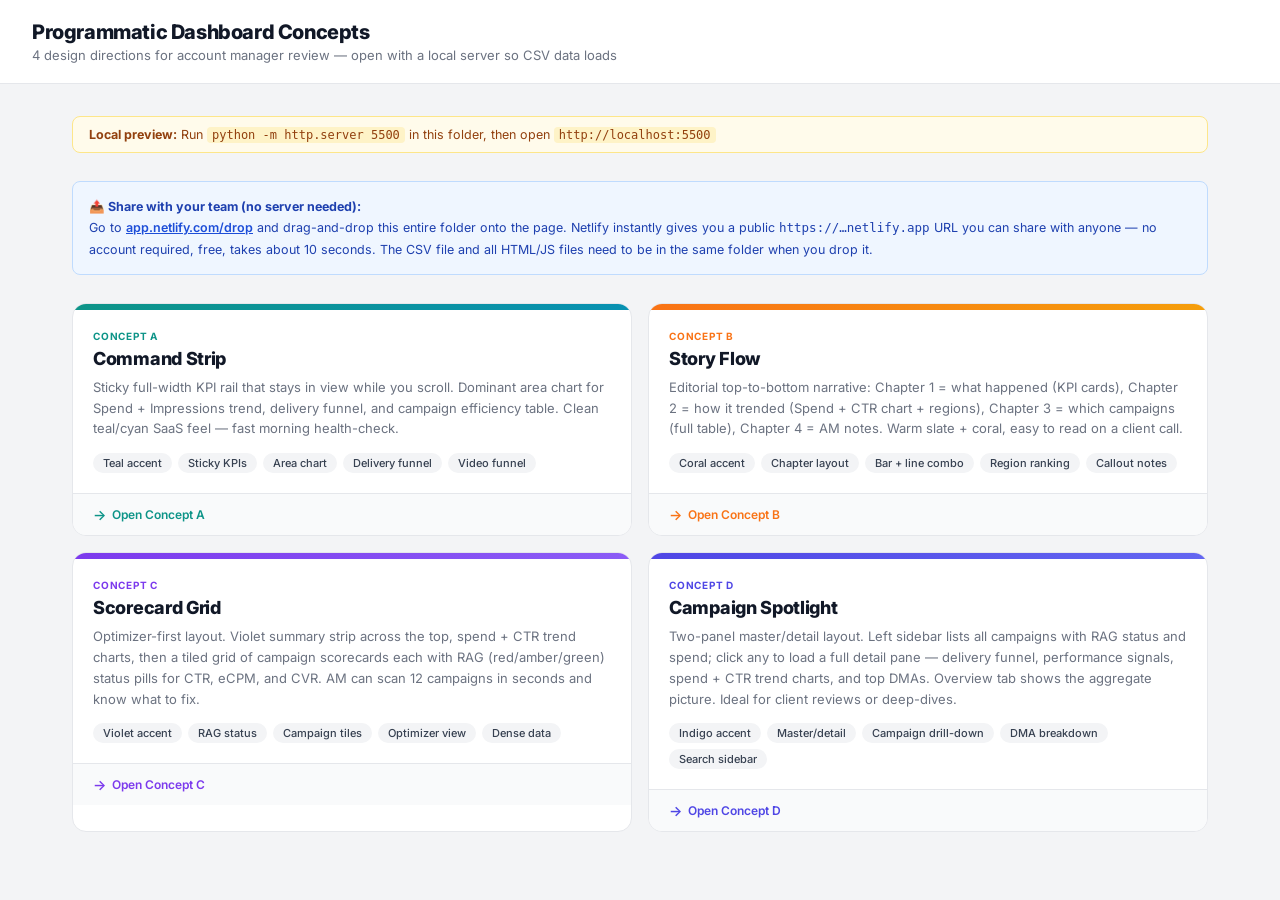
<file: index.html>
<!doctype html>
<html lang="en">
  <head>
    <meta charset="utf-8" />
    <meta name="viewport" content="width=device-width, initial-scale=1" />
    <title>Programmatic Dashboard Concepts</title>
    <link rel="preconnect" href="https://fonts.googleapis.com" />
    <link href="https://fonts.googleapis.com/css2?family=Inter:wght@400;500;600;700;800&display=swap" rel="stylesheet" />
    <style>
      *, *::before, *::after { box-sizing: border-box; margin: 0; padding: 0; }
      body {
        font-family: "Inter", "Segoe UI", sans-serif;
        background: #f3f4f6;
        color: #111827;
        min-height: 100vh;
      }

      .header {
        background: #fff;
        border-bottom: 1px solid #e5e7eb;
        padding: 20px 32px;
      }
      .header-title { font-size: 20px; font-weight: 800; letter-spacing: -0.4px; }
      .header-sub { font-size: 13px; color: #6b7280; margin-top: 3px; }

      .page { max-width: 1200px; margin: 0 auto; padding: 32px; }

      .note {
        background: #fffbeb;
        border: 1px solid #fde68a;
        border-radius: 8px;
        padding: 10px 16px;
        font-size: 12.5px;
        color: #92400e;
        margin-bottom: 28px;
      }
      .note code { background: #fef3c7; padding: 1px 5px; border-radius: 4px; font-size: 12px; }

      .grid {
        display: grid;
        grid-template-columns: repeat(2, 1fr);
        gap: 16px;
      }

      .concept-card {
        background: #fff;
        border: 1px solid #e5e7eb;
        border-radius: 14px;
        overflow: hidden;
        text-decoration: none;
        color: inherit;
        display: block;
        transition: box-shadow 0.15s, transform 0.15s;
      }
      .concept-card:hover {
        box-shadow: 0 8px 30px rgba(0,0,0,0.1);
        transform: translateY(-2px);
      }

      .card-swatch {
        height: 6px;
      }

      .card-body { padding: 20px; }
      .card-label {
        font-size: 10px; font-weight: 700; text-transform: uppercase;
        letter-spacing: 0.8px; margin-bottom: 6px;
      }
      .card-name { font-size: 18px; font-weight: 800; letter-spacing: -0.3px; margin-bottom: 8px; }
      .card-desc { font-size: 13px; color: #6b7280; line-height: 1.6; }

      .card-tags { display: flex; flex-wrap: wrap; gap: 6px; margin-top: 14px; }
      .tag {
        font-size: 11px; font-weight: 500;
        border-radius: 99px; padding: 3px 10px;
        background: #f3f4f6; color: #374151;
      }

      .card-footer {
        padding: 12px 20px;
        background: #f9fafb;
        border-top: 1px solid #e5e7eb;
        font-size: 12px; font-weight: 600;
        display: flex; align-items: center; gap: 6px;
      }
      .arrow { font-size: 14px; }

      @media (max-width: 800px) { .grid { grid-template-columns: 1fr; } }
    </style>
  </head>
  <body>
    <div class="header">
      <div class="header-title">Programmatic Dashboard Concepts</div>
      <div class="header-sub">4 design directions for account manager review — open with a local server so CSV data loads</div>
    </div>

    <main class="page">
      <div class="note">
        <strong>Local preview:</strong> Run <code>python -m http.server 5500</code> in this folder, then open <code>http://localhost:5500</code>
      </div>

      <div style="background:#eff6ff;border:1px solid #bfdbfe;border-radius:8px;padding:14px 16px;margin-bottom:28px;font-size:12.5px;color:#1e40af;line-height:1.7">
        <strong>📤 Share with your team (no server needed):</strong><br/>
        Go to <a href="https://app.netlify.com/drop" target="_blank" style="color:#1d4ed8;font-weight:600">app.netlify.com/drop</a> and drag-and-drop this entire folder onto the page.
        Netlify instantly gives you a public <code>https://…netlify.app</code> URL you can share with anyone — no account required, free, takes about 10 seconds.
        The CSV file and all HTML/JS files need to be in the same folder when you drop it.
      </div>

      <div class="grid">

        <a href="./concept-a-command-strip.html" class="concept-card">
          <div class="card-swatch" style="background:linear-gradient(90deg,#0d9488,#0891b2)"></div>
          <div class="card-body">
            <div class="card-label" style="color:#0d9488">Concept A</div>
            <div class="card-name">Command Strip</div>
            <div class="card-desc">
              Sticky full-width KPI rail that stays in view while you scroll. Dominant area chart for Spend + Impressions trend, delivery funnel, and campaign efficiency table. Clean teal/cyan SaaS feel — fast morning health-check.
            </div>
            <div class="card-tags">
              <span class="tag">Teal accent</span>
              <span class="tag">Sticky KPIs</span>
              <span class="tag">Area chart</span>
              <span class="tag">Delivery funnel</span>
              <span class="tag">Video funnel</span>
            </div>
          </div>
          <div class="card-footer" style="color:#0d9488">
            <span class="arrow">→</span> Open Concept A
          </div>
        </a>

        <a href="./concept-b-story-flow.html" class="concept-card">
          <div class="card-swatch" style="background:linear-gradient(90deg,#f97316,#f59e0b)"></div>
          <div class="card-body">
            <div class="card-label" style="color:#f97316">Concept B</div>
            <div class="card-name">Story Flow</div>
            <div class="card-desc">
              Editorial top-to-bottom narrative: Chapter 1 = what happened (KPI cards), Chapter 2 = how it trended (Spend + CTR chart + regions), Chapter 3 = which campaigns (full table), Chapter 4 = AM notes. Warm slate + coral, easy to read on a client call.
            </div>
            <div class="card-tags">
              <span class="tag">Coral accent</span>
              <span class="tag">Chapter layout</span>
              <span class="tag">Bar + line combo</span>
              <span class="tag">Region ranking</span>
              <span class="tag">Callout notes</span>
            </div>
          </div>
          <div class="card-footer" style="color:#f97316">
            <span class="arrow">→</span> Open Concept B
          </div>
        </a>

        <a href="./concept-c-scorecard-grid.html" class="concept-card">
          <div class="card-swatch" style="background:linear-gradient(90deg,#7c3aed,#8b5cf6)"></div>
          <div class="card-body">
            <div class="card-label" style="color:#7c3aed">Concept C</div>
            <div class="card-name">Scorecard Grid</div>
            <div class="card-desc">
              Optimizer-first layout. Violet summary strip across the top, spend + CTR trend charts, then a tiled grid of campaign scorecards each with RAG (red/amber/green) status pills for CTR, eCPM, and CVR. AM can scan 12 campaigns in seconds and know what to fix.
            </div>
            <div class="card-tags">
              <span class="tag">Violet accent</span>
              <span class="tag">RAG status</span>
              <span class="tag">Campaign tiles</span>
              <span class="tag">Optimizer view</span>
              <span class="tag">Dense data</span>
            </div>
          </div>
          <div class="card-footer" style="color:#7c3aed">
            <span class="arrow">→</span> Open Concept C
          </div>
        </a>

        <a href="./concept-d-campaign-spotlight.html" class="concept-card">
          <div class="card-swatch" style="background:linear-gradient(90deg,#4f46e5,#6366f1)"></div>
          <div class="card-body">
            <div class="card-label" style="color:#4f46e5">Concept D</div>
            <div class="card-name">Campaign Spotlight</div>
            <div class="card-desc">
              Two-panel master/detail layout. Left sidebar lists all campaigns with RAG status and spend; click any to load a full detail pane — delivery funnel, performance signals, spend + CTR trend charts, and top DMAs. Overview tab shows the aggregate picture. Ideal for client reviews or deep-dives.
            </div>
            <div class="card-tags">
              <span class="tag">Indigo accent</span>
              <span class="tag">Master/detail</span>
              <span class="tag">Campaign drill-down</span>
              <span class="tag">DMA breakdown</span>
              <span class="tag">Search sidebar</span>
            </div>
          </div>
          <div class="card-footer" style="color:#4f46e5">
            <span class="arrow">→</span> Open Concept D
          </div>
        </a>

      </div>
    </main>
  </body>
</html>
</file>
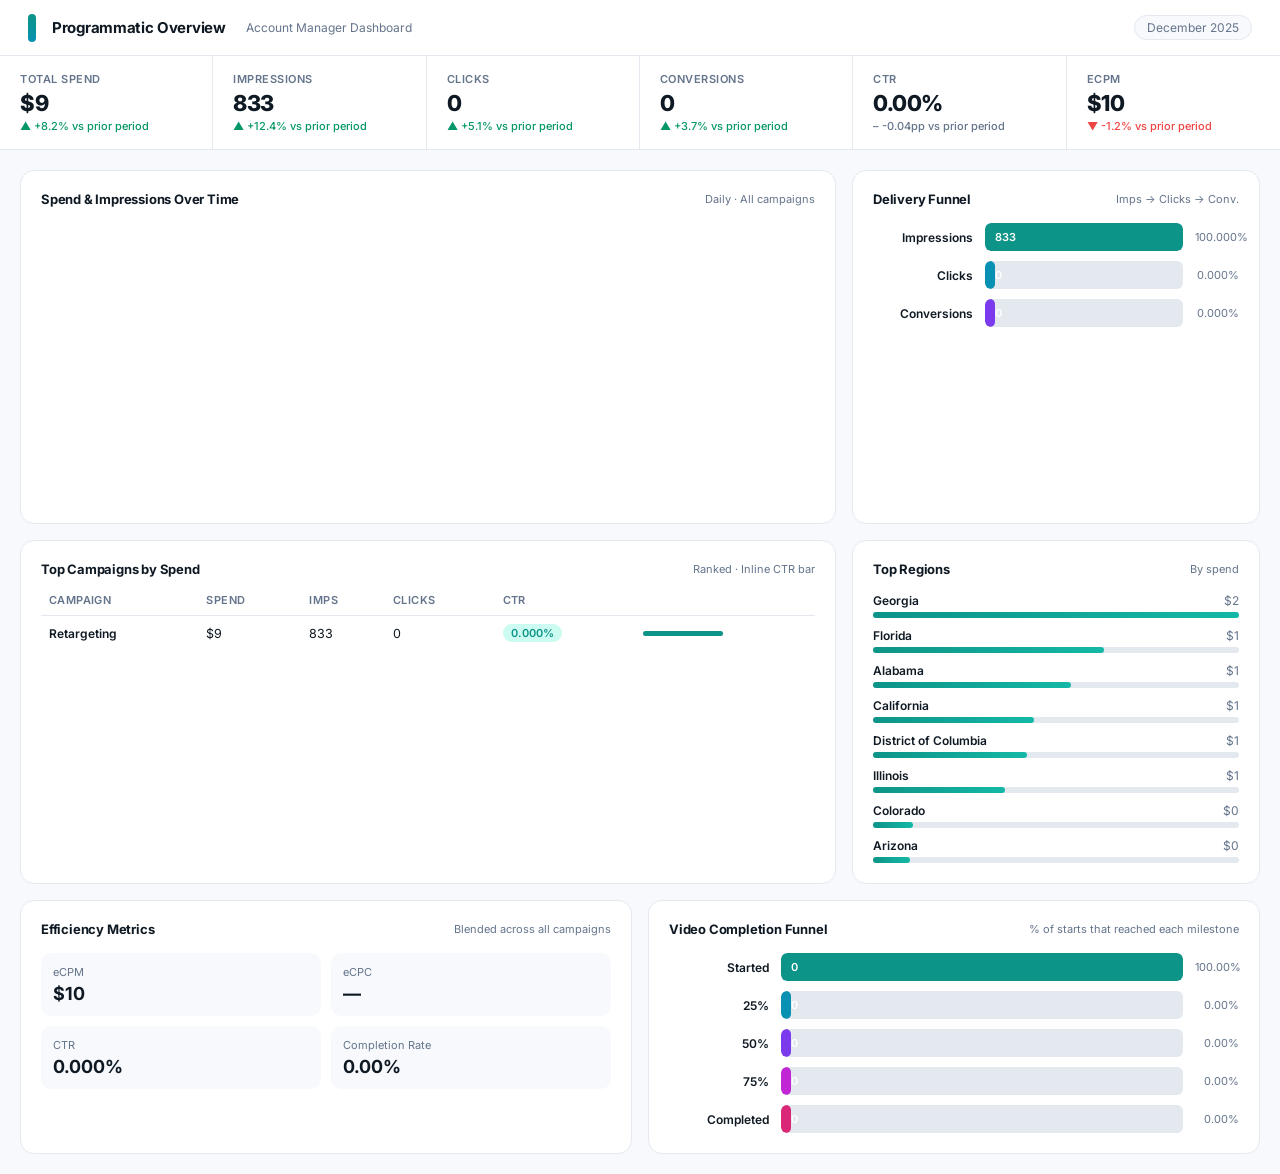
<file: concept-a-command-strip.html>
<!doctype html>
<html lang="en">
  <head>
    <meta charset="utf-8" />
    <meta name="viewport" content="width=device-width, initial-scale=1" />
    <title>Concept A — Command Strip</title>
    <link rel="preconnect" href="https://fonts.googleapis.com" />
    <link href="https://fonts.googleapis.com/css2?family=Inter:wght@400;500;600;700;800&display=swap" rel="stylesheet" />
    <script src="https://cdn.amcharts.com/lib/5/index.js"></script>
    <script src="https://cdn.amcharts.com/lib/5/xy.js"></script>
    <script src="https://cdn.amcharts.com/lib/5/themes/Animated.js"></script>
    <script src="./prototype-common.js"></script>
    <style>
      *, *::before, *::after { box-sizing: border-box; margin: 0; padding: 0; }

      :root {
        --teal: #0d9488;
        --teal-light: #ccfbf1;
        --teal-mid: #14b8a6;
        --ink: #0f1923;
        --slate: #64748b;
        --line: #e4e9f0;
        --bg: #f7f9fc;
        --white: #ffffff;
        --good: #059669;
        --warn: #f59e0b;
        --bad: #ef4444;
        --good-bg: #ecfdf5;
        --warn-bg: #fffbeb;
        --bad-bg: #fef2f2;
      }

      body { font-family: "Inter", "Segoe UI", sans-serif; background: var(--bg); color: var(--ink); min-height: 100vh; }

      /* ── Header ─────────────────────────────────────── */
      .header {
        background: var(--white);
        border-bottom: 1px solid var(--line);
        padding: 0 28px;
        display: flex;
        align-items: center;
        gap: 16px;
        height: 56px;
      }
      .header-logo {
        width: 8px; height: 28px;
        background: linear-gradient(180deg, var(--teal), #0891b2);
        border-radius: 4px;
        flex-shrink: 0;
      }
      .header-title { font-size: 15px; font-weight: 700; letter-spacing: -0.3px; }
      .header-sub { font-size: 12px; color: var(--slate); margin-left: 4px; }
      .header-date {
        margin-left: auto;
        font-size: 12px;
        color: var(--slate);
        background: var(--bg);
        border: 1px solid var(--line);
        padding: 4px 12px;
        border-radius: 20px;
      }

      /* ── KPI Strip ───────────────────────────────────── */
      .kpi-strip {
        background: var(--white);
        border-bottom: 1px solid var(--line);
        display: grid;
        grid-template-columns: repeat(6, 1fr);
      }
      .kpi-cell {
        padding: 16px 20px;
        border-right: 1px solid var(--line);
        position: relative;
      }
      .kpi-cell:last-child { border-right: none; }
      .kpi-cell-label {
        font-size: 11px;
        font-weight: 600;
        text-transform: uppercase;
        letter-spacing: 0.5px;
        color: var(--slate);
        margin-bottom: 6px;
      }
      .kpi-cell-value {
        font-size: 22px;
        font-weight: 800;
        line-height: 1;
        letter-spacing: -0.5px;
      }
      .kpi-cell-delta {
        margin-top: 5px;
        font-size: 11px;
        font-weight: 500;
        display: flex;
        align-items: center;
        gap: 3px;
      }
      .delta-up { color: var(--good); }
      .delta-down { color: var(--bad); }
      .delta-neu { color: var(--slate); }
      .kpi-cell-accent {
        position: absolute;
        bottom: 0; left: 20px; right: 20px;
        height: 2px;
        background: var(--teal);
        border-radius: 2px 2px 0 0;
        opacity: 0;
        transition: opacity 0.2s;
      }
      .kpi-cell:hover .kpi-cell-accent { opacity: 1; }

      /* ── Body ────────────────────────────────────────── */
      .body { max-width: 1440px; margin: 0 auto; padding: 20px; display: flex; flex-direction: column; gap: 16px; }

      /* ── Row ─────────────────────────────────────────── */
      .row { display: grid; gap: 16px; }
      .row-2-1 { grid-template-columns: 2fr 1fr; }
      .row-3   { grid-template-columns: repeat(3, 1fr); }
      .row-1-1 { grid-template-columns: 1fr 1fr; }

      /* ── Card ────────────────────────────────────────── */
      .card {
        background: var(--white);
        border: 1px solid var(--line);
        border-radius: 14px;
        padding: 20px;
      }
      .card-header {
        display: flex;
        align-items: center;
        justify-content: space-between;
        margin-bottom: 16px;
      }
      .card-title { font-size: 13px; font-weight: 700; letter-spacing: -0.2px; }
      .card-hint { font-size: 11px; color: var(--slate); }

      /* ── Charts ──────────────────────────────────────── */
      .chart-area { width: 100%; height: 280px; }
      .chart-sm   { width: 100%; height: 220px; }

      /* ── Campaign table ──────────────────────────────── */
      .camp-table { width: 100%; border-collapse: collapse; font-size: 12.5px; }
      .camp-table th {
        font-size: 11px; font-weight: 600; text-transform: uppercase;
        letter-spacing: 0.4px; color: var(--slate);
        padding: 0 8px 8px; text-align: left; border-bottom: 1px solid var(--line);
      }
      .camp-table td { padding: 8px; border-bottom: 1px solid var(--line); vertical-align: middle; }
      .camp-table tr:last-child td { border-bottom: none; }
      .camp-name { font-weight: 600; font-size: 12px; max-width: 160px; white-space: nowrap; overflow: hidden; text-overflow: ellipsis; }
      .bar-wrap { background: var(--line); border-radius: 4px; height: 5px; width: 80px; }
      .bar-fill  { background: var(--teal); height: 5px; border-radius: 4px; }

      /* ── Region list ─────────────────────────────────── */
      .region-list { list-style: none; display: flex; flex-direction: column; gap: 10px; }
      .region-row { display: flex; flex-direction: column; gap: 4px; }
      .region-meta { display: flex; justify-content: space-between; font-size: 12px; }
      .region-name { font-weight: 600; }
      .region-val  { color: var(--slate); }
      .region-bar-bg { background: var(--line); border-radius: 4px; height: 6px; }
      .region-bar-fill { background: linear-gradient(90deg, var(--teal), var(--teal-mid)); height: 6px; border-radius: 4px; transition: width 0.6s ease; }

      /* ── Funnel ──────────────────────────────────────── */
      .funnel { display: flex; flex-direction: column; gap: 10px; }
      .funnel-step {
        display: flex; align-items: center; gap: 12px;
      }
      .funnel-bar-wrap { flex: 1; background: var(--line); border-radius: 6px; height: 28px; position: relative; overflow: hidden; }
      .funnel-bar-fill { height: 28px; border-radius: 6px; display: flex; align-items: center; padding-left: 10px; font-size: 11px; font-weight: 600; color: #fff; transition: width 0.7s ease; }
      .funnel-label { font-size: 12px; font-weight: 600; width: 100px; flex-shrink: 0; text-align: right; }
      .funnel-pct { font-size: 11px; color: var(--slate); width: 44px; text-align: right; }

      /* ── Stat blocks ─────────────────────────────────── */
      .stat-grid { display: grid; grid-template-columns: 1fr 1fr; gap: 10px; }
      .stat-block {
        background: var(--bg);
        border-radius: 10px;
        padding: 12px;
      }
      .stat-block-label { font-size: 11px; color: var(--slate); margin-bottom: 4px; }
      .stat-block-value { font-size: 18px; font-weight: 700; }

      /* ── Pills ───────────────────────────────────────── */
      .pill { display: inline-flex; align-items: center; gap: 3px; border-radius: 99px; padding: 2px 8px; font-size: 11px; font-weight: 600; }
      .pill-good { background: var(--good-bg); color: var(--good); }
      .pill-warn { background: var(--warn-bg); color: var(--warn); }
      .pill-bad  { background: var(--bad-bg);  color: var(--bad); }
      .pill-teal { background: var(--teal-light); color: var(--teal); }

      @media (max-width: 1100px) {
        .kpi-strip { grid-template-columns: repeat(3, 1fr); }
        .row-2-1, .row-3, .row-1-1 { grid-template-columns: 1fr; }
      }
    </style>
  </head>
  <body>

    <!-- Header -->
    <div class="header">
      <div class="header-logo"></div>
      <span class="header-title">Programmatic Overview</span>
      <span class="header-sub">Account Manager Dashboard</span>
      <div class="header-date" id="headerDate">Dec 2025</div>
    </div>

    <!-- KPI Strip -->
    <div class="kpi-strip" id="kpiStrip">
      <!-- injected by JS -->
    </div>

    <!-- Body -->
    <main class="body">

      <!-- Row 1: area chart + funnel -->
      <div class="row row-2-1">
        <div class="card">
          <div class="card-header">
            <span class="card-title">Spend &amp; Impressions Over Time</span>
            <span class="card-hint">Daily · All campaigns</span>
          </div>
          <div id="areaChart" class="chart-area"></div>
        </div>
        <div class="card">
          <div class="card-header">
            <span class="card-title">Delivery Funnel</span>
            <span class="card-hint">Imps → Clicks → Conv.</span>
          </div>
          <div class="funnel" id="funnel"></div>
        </div>
      </div>

      <!-- Row 2: campaigns + regions + stats -->
      <div class="row row-2-1">
        <div class="card">
          <div class="card-header">
            <span class="card-title">Top Campaigns by Spend</span>
            <span class="card-hint">Ranked · Inline CTR bar</span>
          </div>
          <table class="camp-table">
            <thead>
              <tr>
                <th>Campaign</th>
                <th>Spend</th>
                <th>Imps</th>
                <th>Clicks</th>
                <th>CTR</th>
                <th></th>
              </tr>
            </thead>
            <tbody id="campRows"></tbody>
          </table>
        </div>
        <div class="card">
          <div class="card-header">
            <span class="card-title">Top Regions</span>
            <span class="card-hint">By spend</span>
          </div>
          <ul class="region-list" id="regionList"></ul>
        </div>
      </div>

      <!-- Row 3: CPM, CTR, Completion, CPA mini-stat grid -->
      <div class="row row-1-1">
        <div class="card">
          <div class="card-header">
            <span class="card-title">Efficiency Metrics</span>
            <span class="card-hint">Blended across all campaigns</span>
          </div>
          <div class="stat-grid" id="efficiencyStats"></div>
        </div>
        <div class="card">
          <div class="card-header">
            <span class="card-title">Video Completion Funnel</span>
            <span class="card-hint">% of starts that reached each milestone</span>
          </div>
          <div id="videoFunnel" class="funnel"></div>
        </div>
      </div>

    </main>

    <script>
    (async () => {
      const fmt = {
        $: v => new Intl.NumberFormat('en-US', { style: 'currency', currency: 'USD', maximumFractionDigits: 0 }).format(v),
        n: v => new Intl.NumberFormat('en-US', { notation: 'compact', maximumFractionDigits: 1 }).format(v),
        pct: (v, d=2) => v.toFixed(d) + '%',
      };

      const rows = await DashboardData.loadRows();
      const kpis = DashboardData.getKpis(rows);
      const dates = DashboardData.getDateSeries(rows);

      // ── Date label
      const allDates = rows.map(r => r.report_date).filter(Boolean).sort();
      if (allDates.length) {
        const d = new Date(allDates[allDates.length - 1]);
        document.getElementById('headerDate').textContent =
          d.toLocaleDateString('en-US', { month: 'long', year: 'numeric' });
      }

      // ── KPI Strip
      const kpiDefs = [
        { label: 'Total Spend',   value: fmt.$(kpis.spend),             delta: '+8.2%', dir: 'up' },
        { label: 'Impressions',   value: fmt.n(kpis.imps),              delta: '+12.4%', dir: 'up' },
        { label: 'Clicks',        value: fmt.n(kpis.clicks),            delta: '+5.1%', dir: 'up' },
        { label: 'Conversions',   value: fmt.n(kpis.conversions),       delta: '+3.7%', dir: 'up' },
        { label: 'CTR',           value: fmt.pct(kpis.ctr),             delta: '-0.04pp', dir: 'neu' },
        { label: 'eCPM',          value: fmt.$(kpis.cpm),               delta: '-1.2%', dir: 'down' },
      ];
      document.getElementById('kpiStrip').innerHTML = kpiDefs.map(k => `
        <div class="kpi-cell">
          <div class="kpi-cell-label">${k.label}</div>
          <div class="kpi-cell-value">${k.value}</div>
          <div class="kpi-cell-delta delta-${k.dir}">
            ${k.dir === 'up' ? '▲' : k.dir === 'down' ? '▼' : '–'} ${k.delta} vs prior period
          </div>
          <div class="kpi-cell-accent"></div>
        </div>
      `).join('');

      // ── Delivery Funnel
      const funnelSteps = [
        { label: 'Impressions', val: kpis.imps,        color: '#0d9488', pct: 100 },
        { label: 'Clicks',      val: kpis.clicks,      color: '#0891b2', pct: kpis.imps ? (kpis.clicks / kpis.imps) * 100 : 0 },
        { label: 'Conversions', val: kpis.conversions, color: '#7c3aed', pct: kpis.imps ? (kpis.conversions / kpis.imps) * 100 : 0 },
      ];
      document.getElementById('funnel').innerHTML = funnelSteps.map(s => `
        <div class="funnel-step">
          <div class="funnel-label">${s.label}</div>
          <div class="funnel-bar-wrap">
            <div class="funnel-bar-fill" style="width:${Math.min(s.pct, 100)}%;background:${s.color}">
              ${fmt.n(s.val)}
            </div>
          </div>
          <div class="funnel-pct">${fmt.pct(s.pct, 3)}</div>
        </div>
      `).join('');

      // ── Top Campaigns table
      const topCamps = DashboardData.topGroups(rows, 'campaign_name', 'spend', 8);
      const maxSpend = topCamps[0]?.spend || 1;
      document.getElementById('campRows').innerHTML = topCamps.map(c => {
        const ctr = c.imps ? (c.clicks / c.imps) * 100 : 0;
        const barW = Math.round((c.spend / maxSpend) * 100);
        const pillClass = ctr > 0.3 ? 'pill-good' : ctr > 0.1 ? 'pill-warn' : 'pill-teal';
        return `
          <tr>
            <td><span class="camp-name">${c.label}</span></td>
            <td>${fmt.$(c.spend)}</td>
            <td>${fmt.n(c.imps)}</td>
            <td>${fmt.n(c.clicks)}</td>
            <td><span class="pill ${pillClass}">${fmt.pct(ctr, 3)}</span></td>
            <td><div class="bar-wrap"><div class="bar-fill" style="width:${barW}%"></div></div></td>
          </tr>`;
      }).join('');

      // ── Top Regions
      const topRegions = DashboardData.topGroups(rows, 'primary_region', 'spend', 8);
      const maxR = topRegions[0]?.spend || 1;
      document.getElementById('regionList').innerHTML = topRegions.map(r => `
        <li class="region-row">
          <div class="region-meta">
            <span class="region-name">${r.label || 'Unknown'}</span>
            <span class="region-val">${fmt.$(r.spend)}</span>
          </div>
          <div class="region-bar-bg">
            <div class="region-bar-fill" style="width:${Math.round((r.spend / maxR) * 100)}%"></div>
          </div>
        </li>
      `).join('');

      // ── Efficiency stat blocks
      document.getElementById('efficiencyStats').innerHTML = [
        { label: 'eCPM',            value: fmt.$(kpis.cpm) },
        { label: 'eCPC',            value: kpis.clicks ? fmt.$(kpis.spend / kpis.clicks) : '—' },
        { label: 'CTR',             value: fmt.pct(kpis.ctr, 3) },
        { label: 'Completion Rate', value: fmt.pct(kpis.completionRate) },
      ].map(s => `
        <div class="stat-block">
          <div class="stat-block-label">${s.label}</div>
          <div class="stat-block-value">${s.value}</div>
        </div>
      `).join('');

      // ── Video funnel
      const starts    = DashboardData.sum(rows, 'audio_video_starts');
      const c25       = DashboardData.sum(rows, 'complete_25');
      const c50       = DashboardData.sum(rows, 'complete_50');
      const c75       = DashboardData.sum(rows, 'complete_75');
      const c100      = DashboardData.sum(rows, 'complete_100');
      const vSteps = [
        { label: 'Started',   val: starts, pct: 100 },
        { label: '25%',       val: c25,    pct: starts ? (c25  / starts) * 100 : 0 },
        { label: '50%',       val: c50,    pct: starts ? (c50  / starts) * 100 : 0 },
        { label: '75%',       val: c75,    pct: starts ? (c75  / starts) * 100 : 0 },
        { label: 'Completed', val: c100,   pct: starts ? (c100 / starts) * 100 : 0 },
      ];
      const vColors = ['#0d9488','#0891b2','#7c3aed','#c026d3','#db2777'];
      document.getElementById('videoFunnel').innerHTML = vSteps.map((s, i) => `
        <div class="funnel-step">
          <div class="funnel-label">${s.label}</div>
          <div class="funnel-bar-wrap">
            <div class="funnel-bar-fill" style="width:${Math.min(s.pct, 100)}%;background:${vColors[i]}">
              ${fmt.n(s.val)}
            </div>
          </div>
          <div class="funnel-pct">${fmt.pct(s.pct)}</div>
        </div>
      `).join('');

      // ── Area Chart: Spend + Impressions over time
      const root = am5.Root.new('areaChart');
      root.setThemes([am5themes_Animated.new(root)]);

      const chart = root.container.children.push(am5xy.XYChart.new(root, {
        panX: true, wheelX: 'panX',
        layout: root.verticalLayout,
        paddingTop: 0,
      }));

      const xAxis = chart.xAxes.push(am5xy.DateAxis.new(root, {
        baseInterval: { timeUnit: 'day', count: 1 },
        renderer: am5xy.AxisRendererX.new(root, { minGridDistance: 60 }),
      }));
      const ySpend = chart.yAxes.push(am5xy.ValueAxis.new(root, {
        renderer: am5xy.AxisRendererY.new(root, {}),
      }));
      const yImps = chart.yAxes.push(am5xy.ValueAxis.new(root, {
        renderer: am5xy.AxisRendererY.new(root, { opposite: true }),
        syncWithAxis: ySpend,
      }));

      const spendS = chart.series.push(am5xy.SmoothedXLineSeries.new(root, {
        name: 'Spend',
        xAxis, yAxis: ySpend,
        valueXField: 'date', valueYField: 'spend',
        stroke: am5.color(0x0d9488),
        fill: am5.color(0x0d9488),
      }));
      spendS.fills.template.setAll({ fillOpacity: 0.15, visible: true });
      spendS.strokes.template.setAll({ strokeWidth: 2 });

      const impsS = chart.series.push(am5xy.SmoothedXLineSeries.new(root, {
        name: 'Impressions',
        xAxis, yAxis: yImps,
        valueXField: 'date', valueYField: 'imps',
        stroke: am5.color(0x7c3aed),
        fill: am5.color(0x7c3aed),
      }));
      impsS.fills.template.setAll({ fillOpacity: 0.08, visible: true });
      impsS.strokes.template.setAll({ strokeWidth: 2 });

      const data = dates.map(d => ({ date: d.date.getTime(), spend: d.spend, imps: d.imps }));
      spendS.data.setAll(data);
      impsS.data.setAll(data);

      chart.set('cursor', am5xy.XYCursor.new(root, { behavior: 'none' }));
      chart.children.unshift(am5.Legend.new(root, { centerX: am5.percent(100), x: am5.percent(100) }))
        .data.setAll([spendS, impsS]);

    })().catch(e => console.error(e));
    </script>
  </body>
</html>
</file>
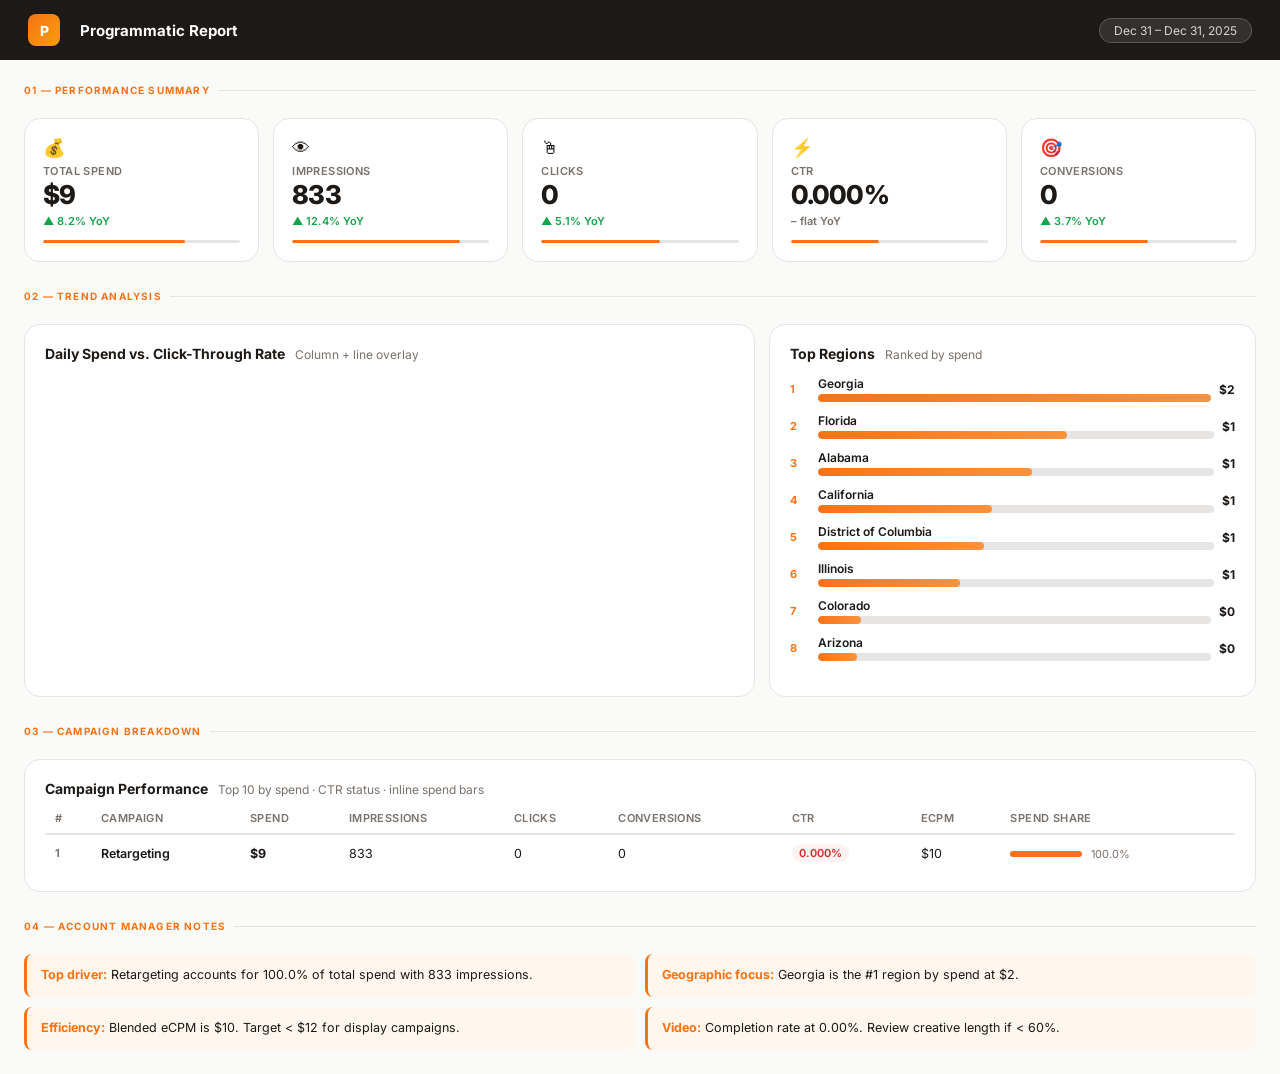
<file: concept-b-story-flow.html>
<!doctype html>
<html lang="en">
  <head>
    <meta charset="utf-8" />
    <meta name="viewport" content="width=device-width, initial-scale=1" />
    <title>Concept B — Story Flow</title>
    <link rel="preconnect" href="https://fonts.googleapis.com" />
    <link href="https://fonts.googleapis.com/css2?family=Inter:wght@400;500;600;700;800&display=swap" rel="stylesheet" />
    <script src="https://cdn.amcharts.com/lib/5/index.js"></script>
    <script src="https://cdn.amcharts.com/lib/5/xy.js"></script>
    <script src="https://cdn.amcharts.com/lib/5/themes/Animated.js"></script>
    <script src="./prototype-common.js"></script>
    <style>
      *, *::before, *::after { box-sizing: border-box; margin: 0; padding: 0; }

      :root {
        --coral:    #f97316;
        --coral-lt: #fff7ed;
        --coral-md: #fb923c;
        --ink:      #1c1917;
        --slate:    #78716c;
        --line:     #e7e5e4;
        --bg:       #fafaf9;
        --white:    #ffffff;
        --good:     #16a34a;
        --warn:     #ca8a04;
        --bad:      #dc2626;
        --good-bg:  #f0fdf4;
        --warn-bg:  #fefce8;
        --bad-bg:   #fef2f2;
      }

      body { font-family: "Inter", "Segoe UI", sans-serif; background: var(--bg); color: var(--ink); }

      /* ── Topbar ─────────────────────────────────────── */
      .topbar {
        background: var(--ink);
        padding: 14px 28px;
        display: flex; align-items: center; gap: 20px;
      }
      .topbar-mark {
        width: 32px; height: 32px;
        border-radius: 8px;
        background: linear-gradient(135deg, var(--coral), #f59e0b);
        display: flex; align-items: center; justify-content: center;
        font-size: 14px; font-weight: 800; color: #fff;
      }
      .topbar-title { font-size: 15px; font-weight: 700; color: #fff; }
      .topbar-pill {
        margin-left: auto;
        background: rgba(255,255,255,0.1);
        border: 1px solid rgba(255,255,255,0.2);
        border-radius: 20px;
        padding: 4px 14px;
        font-size: 12px; color: rgba(255,255,255,0.8);
      }

      /* ── Section labels ──────────────────────────────── */
      .section-label {
        font-size: 10px; font-weight: 700; letter-spacing: 1.2px;
        text-transform: uppercase; color: var(--coral);
        margin-bottom: 10px;
        display: flex; align-items: center; gap: 8px;
      }
      .section-label::after { content: ''; flex: 1; height: 1px; background: var(--line); }

      /* ── Layout ──────────────────────────────────────── */
      .page { max-width: 1400px; margin: 0 auto; padding: 24px; display: flex; flex-direction: column; gap: 28px; }
      .chapter { display: flex; flex-direction: column; gap: 12px; }

      .row { display: grid; gap: 14px; }
      .row-kpis { grid-template-columns: repeat(5, 1fr); }
      .row-2-1  { grid-template-columns: 3fr 2fr; }
      .row-1-1  { grid-template-columns: 1fr 1fr; }
      .row-3    { grid-template-columns: repeat(3, 1fr); }

      /* ── Cards ───────────────────────────────────────── */
      .card {
        background: var(--white);
        border: 1px solid var(--line);
        border-radius: 16px;
        padding: 20px;
      }
      .card-h {
        display: flex; align-items: baseline; gap: 10px; margin-bottom: 14px;
      }
      .card-title { font-size: 14px; font-weight: 700; }
      .card-sub   { font-size: 12px; color: var(--slate); }

      /* ── KPI card variant ────────────────────────────── */
      .kpi-card {
        background: var(--white);
        border: 1px solid var(--line);
        border-radius: 16px;
        padding: 18px;
        display: flex; flex-direction: column; gap: 4px;
      }
      .kpi-card-icon { font-size: 18px; margin-bottom: 2px; }
      .kpi-card-label { font-size: 11px; color: var(--slate); font-weight: 600; text-transform: uppercase; letter-spacing: 0.4px; }
      .kpi-card-value { font-size: 26px; font-weight: 800; letter-spacing: -0.8px; line-height: 1; }
      .kpi-card-delta { font-size: 11px; font-weight: 600; margin-top: 2px; }
      .up   { color: var(--good); }
      .down { color: var(--bad);  }
      .neu  { color: var(--slate); }
      .kpi-card-bar {
        margin-top: 8px;
        height: 3px;
        background: var(--line);
        border-radius: 2px;
        overflow: hidden;
      }
      .kpi-card-bar-fill {
        height: 3px;
        background: var(--coral);
        border-radius: 2px;
      }

      /* ── Charts ──────────────────────────────────────── */
      .chart-main { width: 100%; height: 300px; }
      .chart-bar  { width: 100%; height: 280px; }

      /* ── Region ranked list ──────────────────────────── */
      .rank-list { display: flex; flex-direction: column; gap: 11px; }
      .rank-row { display: grid; grid-template-columns: 20px 1fr auto; align-items: center; gap: 8px; }
      .rank-num { font-size: 11px; font-weight: 700; color: var(--coral); }
      .rank-progress { background: var(--line); border-radius: 4px; height: 8px; overflow: hidden; }
      .rank-fill { height: 8px; border-radius: 4px; background: linear-gradient(90deg, var(--coral), var(--coral-md)); }
      .rank-label { font-size: 12px; font-weight: 600; margin-bottom: 3px; }
      .rank-val { font-size: 12px; font-weight: 700; white-space: nowrap; }

      /* ── Campaign perf table ─────────────────────────── */
      .perf-table { width: 100%; border-collapse: collapse; font-size: 12.5px; }
      .perf-table th {
        font-size: 11px; font-weight: 600; text-transform: uppercase; letter-spacing: 0.4px;
        color: var(--slate); padding: 0 10px 8px; text-align: left; border-bottom: 2px solid var(--line);
      }
      .perf-table td { padding: 9px 10px; border-bottom: 1px solid var(--line); }
      .perf-table tr:last-child td { border-bottom: none; }
      .perf-table tr:hover td { background: var(--coral-lt); }
      .c-name { font-weight: 600; max-width: 180px; white-space: nowrap; overflow: hidden; text-overflow: ellipsis; }
      .spark-wrap { width: 72px; background: var(--line); border-radius: 3px; height: 6px; display: inline-block; vertical-align: middle; }
      .spark-fill  { height: 6px; border-radius: 3px; }
      .pill { display: inline-flex; align-items: center; gap: 2px; border-radius: 99px; padding: 2px 7px; font-size: 11px; font-weight: 600; }
      .pill-good { background: var(--good-bg); color: var(--good); }
      .pill-warn { background: var(--warn-bg); color: var(--warn); }
      .pill-bad  { background: var(--bad-bg);  color: var(--bad); }

      /* ── Callout box ─────────────────────────────────── */
      .callout-grid { display: grid; grid-template-columns: 1fr 1fr; gap: 10px; }
      .callout {
        background: var(--coral-lt);
        border-left: 3px solid var(--coral);
        border-radius: 8px;
        padding: 12px 14px;
        font-size: 12.5px;
        line-height: 1.5;
      }
      .callout strong { color: var(--coral); }

      @media (max-width: 1100px) {
        .row-kpis, .row-2-1, .row-1-1, .row-3 { grid-template-columns: 1fr; }
      }
    </style>
  </head>
  <body>

    <div class="topbar">
      <div class="topbar-mark">P</div>
      <span class="topbar-title">Programmatic Report</span>
      <div class="topbar-pill" id="dateRange">Loading…</div>
    </div>

    <main class="page">

      <!-- ── Chapter 1: What happened? ── -->
      <section class="chapter">
        <div class="section-label">01 — Performance Summary</div>
        <div class="row row-kpis" id="kpiRow"></div>
      </section>

      <!-- ── Chapter 2: How did it trend? ── -->
      <section class="chapter">
        <div class="section-label">02 — Trend Analysis</div>
        <div class="row row-2-1">
          <div class="card">
            <div class="card-h">
              <span class="card-title">Daily Spend vs. Click-Through Rate</span>
              <span class="card-sub">Column + line overlay</span>
            </div>
            <div id="trendChart" class="chart-main"></div>
          </div>
          <div class="card">
            <div class="card-h">
              <span class="card-title">Top Regions</span>
              <span class="card-sub">Ranked by spend</span>
            </div>
            <div class="rank-list" id="rankList"></div>
          </div>
        </div>
      </section>

      <!-- ── Chapter 3: Which campaigns? ── -->
      <section class="chapter">
        <div class="section-label">03 — Campaign Breakdown</div>
        <div class="card">
          <div class="card-h">
            <span class="card-title">Campaign Performance</span>
            <span class="card-sub">Top 10 by spend · CTR status · inline spend bars</span>
          </div>
          <table class="perf-table">
            <thead>
              <tr>
                <th>#</th>
                <th>Campaign</th>
                <th>Spend</th>
                <th>Impressions</th>
                <th>Clicks</th>
                <th>Conversions</th>
                <th>CTR</th>
                <th>eCPM</th>
                <th>Spend share</th>
              </tr>
            </thead>
            <tbody id="campTable"></tbody>
          </table>
        </div>
      </section>

      <!-- ── Chapter 4: Quick take ── -->
      <section class="chapter">
        <div class="section-label">04 — Account Manager Notes</div>
        <div class="callout-grid" id="callouts"></div>
      </section>

    </main>

    <script>
    (async () => {
      const fmt = {
        $:   v => new Intl.NumberFormat('en-US', { style: 'currency', currency: 'USD', maximumFractionDigits: 0 }).format(v),
        n:   v => new Intl.NumberFormat('en-US', { notation: 'compact', maximumFractionDigits: 1 }).format(v),
        pct: (v, d=2) => v.toFixed(d) + '%',
      };

      const rows = await DashboardData.loadRows();
      const kpis = DashboardData.getKpis(rows);
      const dates = DashboardData.getDateSeries(rows);
      const topCamps = DashboardData.topGroups(rows, 'campaign_name', 'spend', 10);
      const topRegions = DashboardData.topGroups(rows, 'primary_region', 'spend', 8);

      // date range
      const allDates = rows.map(r => r.report_date).filter(Boolean).sort();
      if (allDates.length > 1) {
        const a = new Date(allDates[0]);
        const b = new Date(allDates[allDates.length - 1]);
        const opts = { month: 'short', day: 'numeric' };
        document.getElementById('dateRange').textContent =
          a.toLocaleDateString('en-US', opts) + ' – ' + b.toLocaleDateString('en-US', { ...opts, year: 'numeric' });
      }

      // ── KPI Row
      const kcpc = kpis.clicks ? kpis.spend / kpis.clicks : 0;
      const kpiDefs = [
        { icon: '💰', label: 'Total Spend',   value: fmt.$(kpis.spend),         delta: '▲ 8.2% YoY', dir: 'up',  bar: 72 },
        { icon: '👁',  label: 'Impressions',   value: fmt.n(kpis.imps),          delta: '▲ 12.4% YoY', dir: 'up', bar: 85 },
        { icon: '🖱',  label: 'Clicks',        value: fmt.n(kpis.clicks),        delta: '▲ 5.1% YoY', dir: 'up',  bar: 60 },
        { icon: '⚡',  label: 'CTR',           value: fmt.pct(kpis.ctr, 3),      delta: '– flat YoY', dir: 'neu', bar: 45 },
        { icon: '🎯',  label: 'Conversions',   value: fmt.n(kpis.conversions),   delta: '▲ 3.7% YoY', dir: 'up',  bar: 55 },
      ];
      document.getElementById('kpiRow').innerHTML = kpiDefs.map(k => `
        <div class="kpi-card">
          <div class="kpi-card-icon">${k.icon}</div>
          <div class="kpi-card-label">${k.label}</div>
          <div class="kpi-card-value">${k.value}</div>
          <div class="kpi-card-delta ${k.dir}">${k.delta}</div>
          <div class="kpi-card-bar"><div class="kpi-card-bar-fill" style="width:${k.bar}%"></div></div>
        </div>
      `).join('');

      // ── Region rank list
      const maxR = topRegions[0]?.spend || 1;
      document.getElementById('rankList').innerHTML = topRegions.map((r, i) => `
        <div class="rank-row">
          <div class="rank-num">${i + 1}</div>
          <div>
            <div class="rank-label">${r.label || 'Unknown'}</div>
            <div class="rank-progress"><div class="rank-fill" style="width:${Math.round((r.spend/maxR)*100)}%"></div></div>
          </div>
          <div class="rank-val">${fmt.$(r.spend)}</div>
        </div>
      `).join('');

      // ── Campaign table
      const totalSpend = kpis.spend || 1;
      document.getElementById('campTable').innerHTML = topCamps.map((c, i) => {
        const ctr = c.imps ? (c.clicks / c.imps) * 100 : 0;
        const ecpm = c.imps ? (c.spend / c.imps) * 1000 : 0;
        const share = (c.spend / totalSpend) * 100;
        const pillClass = ctr > 0.3 ? 'pill-good' : ctr > 0.1 ? 'pill-warn' : 'pill-bad';
        const barColor = i < 3 ? '#f97316' : i < 6 ? '#fb923c' : '#fed7aa';
        return `
          <tr>
            <td style="color:var(--slate);font-size:11px;font-weight:700">${i+1}</td>
            <td><span class="c-name">${c.label}</span></td>
            <td><strong>${fmt.$(c.spend)}</strong></td>
            <td>${fmt.n(c.imps)}</td>
            <td>${fmt.n(c.clicks)}</td>
            <td>${fmt.n(c.conversions)}</td>
            <td><span class="pill ${pillClass}">${fmt.pct(ctr,3)}</span></td>
            <td>${fmt.$(ecpm)}</td>
            <td>
              <div class="spark-wrap">
                <div class="spark-fill" style="width:${Math.round(share)}%;background:${barColor}"></div>
              </div>
              <span style="font-size:11px;color:var(--slate);margin-left:5px">${fmt.pct(share,1)}</span>
            </td>
          </tr>`;
      }).join('');

      // ── Callouts
      const topCamp = topCamps[0];
      const topRegion = topRegions[0];
      const callouts = [
        `<strong>Top driver:</strong> ${topCamp?.label || '—'} accounts for ${fmt.pct((topCamp?.spend||0)/totalSpend*100,1)} of total spend with ${fmt.n(topCamp?.imps||0)} impressions.`,
        `<strong>Geographic focus:</strong> ${topRegion?.label || '—'} is the #1 region by spend at ${fmt.$(topRegion?.spend||0)}.`,
        `<strong>Efficiency:</strong> Blended eCPM is ${fmt.$(kpis.cpm)}. Target &lt; $12 for display campaigns.`,
        `<strong>Video:</strong> Completion rate at ${fmt.pct(kpis.completionRate)}. Review creative length if &lt; 60%.`,
      ];
      document.getElementById('callouts').innerHTML = callouts.map(c => `<div class="callout">${c}</div>`).join('');

      // ── Trend chart: Spend bars + CTR line
      const root = am5.Root.new('trendChart');
      root.setThemes([am5themes_Animated.new(root)]);
      const chart = root.container.children.push(am5xy.XYChart.new(root, {
        layout: root.verticalLayout, panX: true, wheelX: 'panX',
      }));

      const xAxis = chart.xAxes.push(am5xy.DateAxis.new(root, {
        baseInterval: { timeUnit: 'day', count: 1 },
        renderer: am5xy.AxisRendererX.new(root, { minGridDistance: 50 }),
      }));
      const ySpend = chart.yAxes.push(am5xy.ValueAxis.new(root, {
        renderer: am5xy.AxisRendererY.new(root, {}),
      }));
      const yCtr = chart.yAxes.push(am5xy.ValueAxis.new(root, {
        renderer: am5xy.AxisRendererY.new(root, { opposite: true }),
      }));

      const spendS = chart.series.push(am5xy.ColumnSeries.new(root, {
        name: 'Spend', xAxis, yAxis: ySpend,
        valueXField: 'date', valueYField: 'spend',
      }));
      spendS.columns.template.setAll({ fill: am5.color(0xfed7aa), stroke: am5.color(0xf97316), strokeWidth: 1, cornerRadiusTL: 3, cornerRadiusTR: 3 });

      const ctrS = chart.series.push(am5xy.SmoothedXLineSeries.new(root, {
        name: 'CTR %', xAxis, yAxis: yCtr,
        valueXField: 'date', valueYField: 'ctr',
        stroke: am5.color(0xf97316),
      }));
      ctrS.strokes.template.setAll({ strokeWidth: 2.5 });
      ctrS.bullets.push(() => am5.Bullet.new(root, {
        sprite: am5.Circle.new(root, { radius: 3, fill: am5.color(0xf97316), stroke: am5.color(0xffffff), strokeWidth: 1.5 }),
      }));

      const data = dates.map(d => ({ date: d.date.getTime(), spend: d.spend, ctr: d.ctr }));
      spendS.data.setAll(data);
      ctrS.data.setAll(data);
      chart.set('cursor', am5xy.XYCursor.new(root, { behavior: 'none' }));
      chart.children.unshift(am5.Legend.new(root, { centerX: am5.percent(100), x: am5.percent(100) }))
        .data.setAll([spendS, ctrS]);

    })().catch(e => console.error(e));
    </script>
  </body>
</html>
</file>
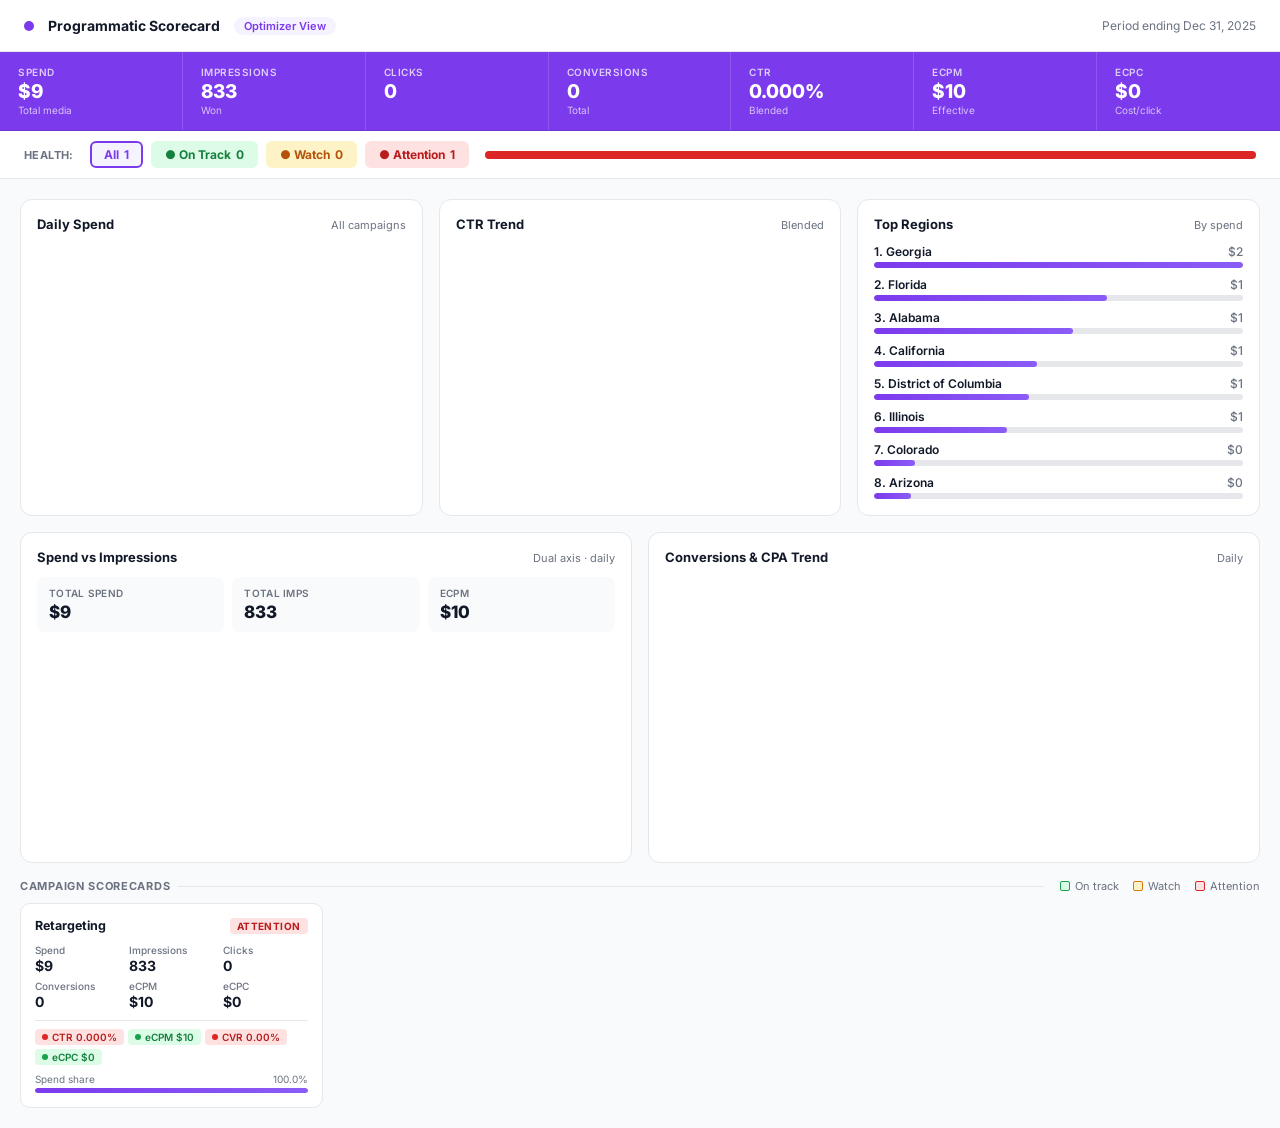
<file: concept-c-scorecard-grid.html>
<!doctype html>
<html lang="en">
  <head>
    <meta charset="utf-8" />
    <meta name="viewport" content="width=device-width, initial-scale=1" />
    <title>Concept C — Scorecard Grid</title>
    <link rel="preconnect" href="https://fonts.googleapis.com" />
    <link href="https://fonts.googleapis.com/css2?family=Inter:wght@400;500;600;700;800&display=swap" rel="stylesheet" />
    <script src="https://cdn.amcharts.com/lib/5/index.js"></script>
    <script src="https://cdn.amcharts.com/lib/5/xy.js"></script>
    <script src="https://cdn.amcharts.com/lib/5/percent.js"></script>
    <script src="https://cdn.amcharts.com/lib/5/themes/Animated.js"></script>
    <script src="./prototype-common.js"></script>
    <style>
      *, *::before, *::after { box-sizing: border-box; margin: 0; padding: 0; }

      :root {
        --violet:    #7c3aed;
        --violet-lt: #f5f3ff;
        --violet-md: #8b5cf6;
        --ink:       #111827;
        --body:      #374151;
        --muted:     #6b7280;
        --line:      #e5e7eb;
        --bg:        #f9fafb;
        --white:     #ffffff;
        --g:    #16a34a; --g-bg: #dcfce7; --g-text: #15803d;
        --a:    #d97706; --a-bg: #fef3c7; --a-text: #b45309;
        --r:    #dc2626; --r-bg: #fee2e2; --r-text: #b91c1c;
      }

      body { font-family: "Inter", "Segoe UI", sans-serif; background: var(--bg); color: var(--ink); font-size: 13px; }

      /* ── Header ──────────────────────────────── */
      .hdr {
        background: var(--white); border-bottom: 1px solid var(--line);
        padding: 0 24px; height: 52px;
        display: flex; align-items: center; gap: 14px;
        position: sticky; top: 0; z-index: 20;
      }
      .hdr-dot { width: 10px; height: 10px; border-radius: 50%; background: var(--violet); }
      .hdr-name { font-size: 14px; font-weight: 700; }
      .hdr-tag { background: var(--violet-lt); color: var(--violet); border-radius: 20px; padding: 2px 10px; font-size: 11px; font-weight: 600; }
      .hdr-date { margin-left: auto; font-size: 12px; color: var(--muted); }

      /* ── Summary strip ───────────────────────── */
      .summary { background: var(--violet); display: grid; grid-template-columns: repeat(7, 1fr); border-bottom: 1px solid rgba(0,0,0,0.1); }
      .sum-cell { padding: 14px 18px; border-right: 1px solid rgba(255,255,255,0.15); color: #fff; }
      .sum-cell:last-child { border-right: none; }
      .sum-lbl { font-size: 10px; font-weight: 600; text-transform: uppercase; letter-spacing: 0.5px; opacity: 0.75; margin-bottom: 4px; }
      .sum-val { font-size: 19px; font-weight: 800; line-height: 1; }
      .sum-sub { font-size: 10px; opacity: 0.7; margin-top: 3px; }

      /* ── RAG tally bar ───────────────────────── */
      .tally-bar {
        background: var(--white); border-bottom: 1px solid var(--line);
        padding: 10px 24px; display: flex; align-items: center; gap: 16px;
      }
      .tally-lbl { font-size: 11px; font-weight: 700; color: var(--muted); text-transform: uppercase; letter-spacing: 0.4px; }
      .tally-chips { display: flex; align-items: center; gap: 8px; }
      .tally-chip {
        display: inline-flex; align-items: center; gap: 5px;
        border-radius: 6px; padding: 4px 12px;
        font-size: 12px; font-weight: 700; cursor: pointer;
        border: 2px solid transparent; transition: all 0.15s;
        user-select: none;
      }
      .tally-chip.g        { background: var(--g-bg); color: var(--g-text); }
      .tally-chip.g.active { border-color: var(--g); }
      .tally-chip.a        { background: var(--a-bg); color: var(--a-text); }
      .tally-chip.a.active { border-color: var(--a); }
      .tally-chip.r        { background: var(--r-bg); color: var(--r-text); }
      .tally-chip.r.active { border-color: var(--r); }
      .tally-chip.all      { background: var(--violet-lt); color: var(--violet); }
      .tally-chip.all.active { border-color: var(--violet); }
      .tally-track { flex: 1; height: 8px; background: var(--line); border-radius: 4px; overflow: hidden; display: flex; }
      .tally-seg { height: 8px; transition: width 0.4s ease; }

      /* ── Layout ──────────────────────────────── */
      .page { max-width: 1440px; margin: 0 auto; padding: 20px; display: flex; flex-direction: column; gap: 16px; }
      .row-3 { display: grid; grid-template-columns: repeat(3, 1fr); gap: 16px; }
      .row-2 { display: grid; grid-template-columns: 1fr 1fr; gap: 16px; }

      /* ── Section heading ─────────────────────── */
      .sec-hd { font-size: 11px; font-weight: 700; text-transform: uppercase; letter-spacing: 0.7px; color: var(--muted); margin-bottom: 10px; display: flex; align-items: center; gap: 8px; }
      .sec-hd::after { content: ''; flex: 1; height: 1px; background: var(--line); }

      /* ── Card ────────────────────────────────── */
      .card { background: var(--white); border: 1px solid var(--line); border-radius: 12px; padding: 16px; }
      .card-hd { display: flex; align-items: baseline; justify-content: space-between; margin-bottom: 12px; }
      .card-title { font-size: 13px; font-weight: 700; }
      .card-hint { font-size: 11px; color: var(--muted); }

      /* ── Charts ──────────────────────────────── */
      .chart-h230 { width: 100%; height: 230px; }
      .chart-h200 { width: 100%; height: 200px; }

      /* ── Mini-stat row inside card ───────────── */
      .mini-stats { display: grid; grid-template-columns: repeat(3, 1fr); gap: 8px; margin-bottom: 14px; }
      .mini-stat { background: var(--bg); border-radius: 8px; padding: 10px 12px; }
      .mini-stat-lbl { font-size: 10px; color: var(--muted); font-weight: 600; text-transform: uppercase; letter-spacing: 0.3px; margin-bottom: 3px; }
      .mini-stat-val { font-size: 17px; font-weight: 800; }

      /* ── Scorecard grid ──────────────────────── */
      .scorecard-grid { display: grid; grid-template-columns: repeat(auto-fill, minmax(300px, 1fr)); gap: 10px; }
      .sc { background: var(--white); border: 1px solid var(--line); border-radius: 10px; padding: 14px; transition: box-shadow 0.15s; }
      .sc:hover { box-shadow: 0 4px 20px rgba(0,0,0,0.09); }
      .sc.hidden { display: none; }
      .sc-top { display: flex; align-items: flex-start; justify-content: space-between; margin-bottom: 10px; }
      .sc-name { font-weight: 700; font-size: 12.5px; max-width: 210px; line-height: 1.3; }
      .sc-status { font-size: 10px; font-weight: 700; text-transform: uppercase; letter-spacing: 0.4px; border-radius: 4px; padding: 2px 7px; flex-shrink: 0; }
      .sc-status.g { background: var(--g-bg); color: var(--g-text); }
      .sc-status.a { background: var(--a-bg); color: var(--a-text); }
      .sc-status.r { background: var(--r-bg); color: var(--r-text); }

      /* 6 metrics in 3+3 layout */
      .sc-metrics { display: grid; grid-template-columns: repeat(3, 1fr); gap: 6px 10px; margin-bottom: 10px; }
      .sc-metric-lbl { font-size: 10px; color: var(--muted); font-weight: 500; margin-bottom: 1px; }
      .sc-metric-val { font-size: 14px; font-weight: 700; }

      .sc-divider { height: 1px; background: var(--line); margin: 8px 0; }

      .sc-tags { display: flex; flex-wrap: wrap; gap: 4px; margin-bottom: 8px; }
      .rag-tag { display: inline-flex; align-items: center; gap: 4px; border-radius: 4px; padding: 2px 7px; font-size: 10px; font-weight: 600; }
      .rag-tag.g { background: var(--g-bg); color: var(--g-text); }
      .rag-tag.a { background: var(--a-bg); color: var(--a-text); }
      .rag-tag.r { background: var(--r-bg); color: var(--r-text); }
      .rag-dot { width: 6px; height: 6px; border-radius: 50%; flex-shrink: 0; }
      .rag-dot.g { background: var(--g); }
      .rag-dot.a { background: var(--a); }
      .rag-dot.r { background: var(--r); }

      .sc-progress { }
      .sc-prog-hd { display: flex; justify-content: space-between; font-size: 10px; color: var(--muted); margin-bottom: 3px; }
      .sc-prog-bar { background: var(--line); border-radius: 3px; height: 5px; overflow: hidden; }
      .sc-prog-fill { height: 5px; border-radius: 3px; background: linear-gradient(90deg, var(--violet), var(--violet-md)); }

      /* ── Legend ──────────────────────────────── */
      .legend { display: flex; gap: 14px; align-items: center; font-size: 11px; color: var(--muted); }
      .legend-item { display: flex; align-items: center; gap: 5px; }
      .legend-box { width: 10px; height: 10px; border-radius: 2px; }

      /* ── Region rank list ────────────────────── */
      .region-list { display: flex; flex-direction: column; gap: 9px; }
      .region-row { }
      .region-meta { display: flex; justify-content: space-between; font-size: 12px; margin-bottom: 3px; }
      .region-name { font-weight: 600; }
      .region-val  { color: var(--muted); font-weight: 500; }
      .region-bar-bg { background: var(--line); border-radius: 3px; height: 6px; overflow: hidden; }
      .region-bar-fill { height: 6px; border-radius: 3px; background: linear-gradient(90deg, var(--violet), var(--violet-md)); }

      @media (max-width: 1100px) {
        .summary { grid-template-columns: repeat(4, 1fr); }
        .row-3 { grid-template-columns: 1fr; }
        .row-2 { grid-template-columns: 1fr; }
      }
    </style>
  </head>
  <body>

    <div class="hdr">
      <div class="hdr-dot"></div>
      <span class="hdr-name">Programmatic Scorecard</span>
      <span class="hdr-tag">Optimizer View</span>
      <span class="hdr-date" id="hdrDate">—</span>
    </div>

    <div class="summary" id="summaryStrip"></div>

    <!-- RAG tally + filter bar -->
    <div class="tally-bar">
      <span class="tally-lbl">Health:</span>
      <div class="tally-chips">
        <div class="tally-chip all active" id="filterAll" onclick="setFilter('all')">All <span id="tallyAll">—</span></div>
        <div class="tally-chip g" id="filterG"   onclick="setFilter('g')">● On Track <span id="tallyG">—</span></div>
        <div class="tally-chip a" id="filterA"   onclick="setFilter('a')">● Watch <span id="tallyA">—</span></div>
        <div class="tally-chip r" id="filterR"   onclick="setFilter('r')">● Attention <span id="tallyR">—</span></div>
      </div>
      <div class="tally-track" id="tallyTrack"></div>
    </div>

    <main class="page">

      <!-- Row 1: Spend + CTR + Top Regions -->
      <div class="row-3">
        <div class="card">
          <div class="card-hd">
            <span class="card-title">Daily Spend</span>
            <span class="card-hint">All campaigns</span>
          </div>
          <div id="spendTrend" class="chart-h230"></div>
        </div>
        <div class="card">
          <div class="card-hd">
            <span class="card-title">CTR Trend</span>
            <span class="card-hint">Blended</span>
          </div>
          <div id="ctrTrend" class="chart-h230"></div>
        </div>
        <div class="card">
          <div class="card-hd">
            <span class="card-title">Top Regions</span>
            <span class="card-hint">By spend</span>
          </div>
          <div class="region-list" id="regionList"></div>
        </div>
      </div>

      <!-- Row 2: Spend vs Impressions dual-axis + Conversions trend -->
      <div class="row-2">
        <div class="card">
          <div class="card-hd">
            <span class="card-title">Spend vs Impressions</span>
            <span class="card-hint">Dual axis · daily</span>
          </div>
          <div class="mini-stats" id="miniStats"></div>
          <div id="dualChart" class="chart-h200"></div>
        </div>
        <div class="card">
          <div class="card-hd">
            <span class="card-title">Conversions &amp; CPA Trend</span>
            <span class="card-hint">Daily</span>
          </div>
          <div id="convChart" class="chart-h200" style="margin-top:46px"></div>
        </div>
      </div>

      <!-- Scorecard grid -->
      <div>
        <div style="display:flex;align-items:center;justify-content:space-between;margin-bottom:10px">
          <div class="sec-hd" style="flex:1;margin-bottom:0">Campaign Scorecards</div>
          <div class="legend" style="margin-left:16px">
            <span class="legend-item"><span class="legend-box" style="background:#dcfce7;border:1px solid #16a34a"></span> On track</span>
            <span class="legend-item"><span class="legend-box" style="background:#fef3c7;border:1px solid #d97706"></span> Watch</span>
            <span class="legend-item"><span class="legend-box" style="background:#fee2e2;border:1px solid #dc2626"></span> Attention</span>
          </div>
        </div>
        <div class="scorecard-grid" id="scorecardGrid"></div>
      </div>

    </main>

    <script>
    let activeFilter = 'all';

    function setFilter(f) {
      activeFilter = f;
      ['all','g','a','r'].forEach(k => {
        document.getElementById('filter' + k.charAt(0).toUpperCase() + k.slice(1))
          ?.classList.toggle('active', k === f);
      });
      document.querySelectorAll('.sc').forEach(el => {
        if (f === 'all') { el.classList.remove('hidden'); return; }
        el.classList.toggle('hidden', el.dataset.rag !== f);
      });
    }

    (async () => {
      const fmt = {
        $:   v => new Intl.NumberFormat('en-US', { style: 'currency', currency: 'USD', maximumFractionDigits: 0 }).format(v),
        n:   v => new Intl.NumberFormat('en-US', { notation: 'compact', maximumFractionDigits: 1 }).format(v),
        pct: (v, d=2) => v.toFixed(d) + '%',
      };

      function rag(val, hi, lo, hiGood = true) {
        return hiGood ? (val >= hi ? 'g' : val >= lo ? 'a' : 'r') : (val <= hi ? 'g' : val <= lo ? 'a' : 'r');
      }

      const rows = await DashboardData.loadRows();
      const kpis = DashboardData.getKpis(rows);
      const dates = DashboardData.getDateSeries(rows);
      const topCamps = DashboardData.topGroups(rows, 'campaign_name', 'spend', 15);
      const topRegions = DashboardData.topGroups(rows, 'primary_region', 'spend', 8);

      // date label
      const allDates = rows.map(r => r.report_date).filter(Boolean).sort();
      if (allDates.length) {
        const d = new Date(allDates[allDates.length - 1]);
        document.getElementById('hdrDate').textContent =
          'Period ending ' + d.toLocaleDateString('en-US', { month: 'short', day: 'numeric', year: 'numeric' });
      }

      // ── Summary strip (7 metrics)
      const eCpc = kpis.clicks ? kpis.spend / kpis.clicks : 0;
      const eCpa = kpis.conversions ? kpis.spend / kpis.conversions : 0;
      const sumDefs = [
        { lbl: 'Spend',        val: fmt.$(kpis.spend),              sub: 'Total media' },
        { lbl: 'Impressions',  val: fmt.n(kpis.imps),               sub: 'Won' },
        { lbl: 'Clicks',       val: fmt.n(kpis.clicks),             sub: '' },
        { lbl: 'Conversions',  val: fmt.n(kpis.conversions),        sub: 'Total' },
        { lbl: 'CTR',          val: fmt.pct(kpis.ctr, 3),           sub: 'Blended' },
        { lbl: 'eCPM',         val: fmt.$(kpis.cpm),                sub: 'Effective' },
        { lbl: 'eCPC',         val: fmt.$(eCpc),                    sub: 'Cost/click' },
      ];
      document.getElementById('summaryStrip').innerHTML = sumDefs.map(s => `
        <div class="sum-cell">
          <div class="sum-lbl">${s.lbl}</div>
          <div class="sum-val">${s.val}</div>
          <div class="sum-sub">${s.sub}</div>
        </div>`).join('');

      // ── Mini-stats inside dual chart card
      document.getElementById('miniStats').innerHTML = [
        { lbl: 'Total Spend',  val: fmt.$(kpis.spend) },
        { lbl: 'Total Imps',   val: fmt.n(kpis.imps) },
        { lbl: 'eCPM',         val: fmt.$(kpis.cpm) },
      ].map(s => `
        <div class="mini-stat">
          <div class="mini-stat-lbl">${s.lbl}</div>
          <div class="mini-stat-val">${s.val}</div>
        </div>`).join('');

      // ── Top Regions list
      const maxR = topRegions[0]?.spend || 1;
      document.getElementById('regionList').innerHTML = topRegions.map((r, i) => `
        <div class="region-row">
          <div class="region-meta">
            <span class="region-name">${i+1}. ${r.label || 'Unknown'}</span>
            <span class="region-val">${fmt.$(r.spend)}</span>
          </div>
          <div class="region-bar-bg">
            <div class="region-bar-fill" style="width:${Math.round((r.spend/maxR)*100)}%"></div>
          </div>
        </div>`).join('');

      // ── Scorecard grid
      const totalSpend = kpis.spend || 1;
      let gCount = 0, aCount = 0, rCount = 0;
      document.getElementById('scorecardGrid').innerHTML = topCamps.map(c => {
        const ctr  = c.imps   ? (c.clicks / c.imps) * 100 : 0;
        const ecpm = c.imps   ? (c.spend / c.imps) * 1000 : 0;
        const cvr  = c.clicks ? (c.conversions / c.clicks) * 100 : 0;
        const ecpc = c.clicks ? c.spend / c.clicks : 0;
        const share = (c.spend / totalSpend) * 100;

        const ctrRag = rag(ctr,  0.3,  0.1);
        const cpmRag = rag(ecpm, 12,   18, false);
        const cvrRag = rag(cvr,  2,    0.5);
        const cpcRag = rag(ecpc, 5,    12, false);

        const overall = [ctrRag,cpmRag,cvrRag].includes('r') ? 'r'
          : [ctrRag,cpmRag,cvrRag].includes('a') ? 'a' : 'g';
        if (overall === 'g') gCount++; else if (overall === 'a') aCount++; else rCount++;
        const statusLabel = { g:'On Track', a:'Watch', r:'Attention' }[overall];

        return `
          <div class="sc" data-rag="${overall}">
            <div class="sc-top">
              <div class="sc-name">${c.label}</div>
              <div class="sc-status ${overall}">${statusLabel}</div>
            </div>
            <div class="sc-metrics">
              <div>
                <div class="sc-metric-lbl">Spend</div>
                <div class="sc-metric-val">${fmt.$(c.spend)}</div>
              </div>
              <div>
                <div class="sc-metric-lbl">Impressions</div>
                <div class="sc-metric-val">${fmt.n(c.imps)}</div>
              </div>
              <div>
                <div class="sc-metric-lbl">Clicks</div>
                <div class="sc-metric-val">${fmt.n(c.clicks)}</div>
              </div>
              <div>
                <div class="sc-metric-lbl">Conversions</div>
                <div class="sc-metric-val">${fmt.n(c.conversions)}</div>
              </div>
              <div>
                <div class="sc-metric-lbl">eCPM</div>
                <div class="sc-metric-val">${fmt.$(ecpm)}</div>
              </div>
              <div>
                <div class="sc-metric-lbl">eCPC</div>
                <div class="sc-metric-val">${fmt.$(ecpc)}</div>
              </div>
            </div>
            <div class="sc-divider"></div>
            <div class="sc-tags">
              <span class="rag-tag ${ctrRag}"><span class="rag-dot ${ctrRag}"></span>CTR ${fmt.pct(ctr,3)}</span>
              <span class="rag-tag ${cpmRag}"><span class="rag-dot ${cpmRag}"></span>eCPM ${fmt.$(ecpm)}</span>
              <span class="rag-tag ${cvrRag}"><span class="rag-dot ${cvrRag}"></span>CVR ${fmt.pct(cvr)}</span>
              <span class="rag-tag ${cpcRag}"><span class="rag-dot ${cpcRag}"></span>eCPC ${fmt.$(ecpc)}</span>
            </div>
            <div class="sc-progress">
              <div class="sc-prog-hd"><span>Spend share</span><span>${fmt.pct(share,1)}</span></div>
              <div class="sc-prog-bar"><div class="sc-prog-fill" style="width:${Math.min(share*4,100)}%"></div></div>
            </div>
          </div>`;
      }).join('');

      // ── RAG tally
      const total = gCount + aCount + rCount;
      document.getElementById('tallyAll').textContent = total;
      document.getElementById('tallyG').textContent   = gCount;
      document.getElementById('tallyA').textContent   = aCount;
      document.getElementById('tallyR').textContent   = rCount;
      document.getElementById('tallyTrack').innerHTML = `
        <div class="tally-seg" style="width:${(gCount/total*100).toFixed(1)}%;background:var(--g)"></div>
        <div class="tally-seg" style="width:${(aCount/total*100).toFixed(1)}%;background:var(--a)"></div>
        <div class="tally-seg" style="width:${(rCount/total*100).toFixed(1)}%;background:var(--r)"></div>`;

      // ── Spend trend
      (() => {
        const root = am5.Root.new('spendTrend');
        root.setThemes([am5themes_Animated.new(root)]);
        const chart = root.container.children.push(am5xy.XYChart.new(root, { layout: root.verticalLayout }));
        const xAxis = chart.xAxes.push(am5xy.DateAxis.new(root, {
          baseInterval: { timeUnit: 'day', count: 1 },
          renderer: am5xy.AxisRendererX.new(root, { minGridDistance: 60 }),
        }));
        const yAxis = chart.yAxes.push(am5xy.ValueAxis.new(root, { renderer: am5xy.AxisRendererY.new(root, {}) }));
        const s = chart.series.push(am5xy.ColumnSeries.new(root, { xAxis, yAxis, valueXField: 'date', valueYField: 'spend' }));
        s.columns.template.setAll({ fill: am5.color(0x8b5cf6), stroke: am5.color(0x7c3aed), cornerRadiusTL: 3, cornerRadiusTR: 3 });
        s.data.setAll(dates.map(d => ({ date: d.date.getTime(), spend: d.spend })));
        chart.set('cursor', am5xy.XYCursor.new(root, { behavior: 'none' }));
      })();

      // ── CTR trend
      (() => {
        const root = am5.Root.new('ctrTrend');
        root.setThemes([am5themes_Animated.new(root)]);
        const chart = root.container.children.push(am5xy.XYChart.new(root, { layout: root.verticalLayout }));
        const xAxis = chart.xAxes.push(am5xy.DateAxis.new(root, {
          baseInterval: { timeUnit: 'day', count: 1 },
          renderer: am5xy.AxisRendererX.new(root, { minGridDistance: 60 }),
        }));
        const yAxis = chart.yAxes.push(am5xy.ValueAxis.new(root, { renderer: am5xy.AxisRendererY.new(root, {}) }));
        const s = chart.series.push(am5xy.SmoothedXLineSeries.new(root, {
          xAxis, yAxis, valueXField: 'date', valueYField: 'ctr',
          stroke: am5.color(0x7c3aed), fill: am5.color(0x7c3aed),
        }));
        s.fills.template.setAll({ visible: true, fillOpacity: 0.12 });
        s.strokes.template.setAll({ strokeWidth: 2 });
        s.data.setAll(dates.map(d => ({ date: d.date.getTime(), ctr: d.ctr })));
        chart.set('cursor', am5xy.XYCursor.new(root, { behavior: 'none' }));
      })();

      // ── Dual-axis: Spend + Impressions
      (() => {
        const root = am5.Root.new('dualChart');
        root.setThemes([am5themes_Animated.new(root)]);
        const chart = root.container.children.push(am5xy.XYChart.new(root, { layout: root.verticalLayout, panX: true, wheelX: 'panX' }));
        const xAxis = chart.xAxes.push(am5xy.DateAxis.new(root, {
          baseInterval: { timeUnit: 'day', count: 1 },
          renderer: am5xy.AxisRendererX.new(root, { minGridDistance: 60 }),
        }));
        const ySpend = chart.yAxes.push(am5xy.ValueAxis.new(root, { renderer: am5xy.AxisRendererY.new(root, {}) }));
        const yImps  = chart.yAxes.push(am5xy.ValueAxis.new(root, { renderer: am5xy.AxisRendererY.new(root, { opposite: true }) }));

        const spendS = chart.series.push(am5xy.ColumnSeries.new(root, {
          name: 'Spend', xAxis, yAxis: ySpend, valueXField: 'date', valueYField: 'spend',
        }));
        spendS.columns.template.setAll({ fill: am5.color(0xede9fe), stroke: am5.color(0x7c3aed), cornerRadiusTL: 3, cornerRadiusTR: 3 });

        const impsS = chart.series.push(am5xy.SmoothedXLineSeries.new(root, {
          name: 'Impressions', xAxis, yAxis: yImps, valueXField: 'date', valueYField: 'imps',
          stroke: am5.color(0x7c3aed),
        }));
        impsS.strokes.template.setAll({ strokeWidth: 2.5 });
        impsS.bullets.push(() => am5.Bullet.new(root, {
          sprite: am5.Circle.new(root, { radius: 3, fill: am5.color(0x7c3aed), stroke: am5.color(0xffffff), strokeWidth: 1.5 }),
        }));

        const data = dates.map(d => ({ date: d.date.getTime(), spend: d.spend, imps: d.imps }));
        spendS.data.setAll(data);
        impsS.data.setAll(data);
        chart.set('cursor', am5xy.XYCursor.new(root, { behavior: 'none' }));
        chart.children.unshift(am5.Legend.new(root, { centerX: am5.percent(100), x: am5.percent(100) }))
          .data.setAll([spendS, impsS]);
      })();

      // ── Conversions + CPA trend
      (() => {
        const root = am5.Root.new('convChart');
        root.setThemes([am5themes_Animated.new(root)]);
        const chart = root.container.children.push(am5xy.XYChart.new(root, { layout: root.verticalLayout }));
        const xAxis = chart.xAxes.push(am5xy.DateAxis.new(root, {
          baseInterval: { timeUnit: 'day', count: 1 },
          renderer: am5xy.AxisRendererX.new(root, { minGridDistance: 60 }),
        }));
        const yConv = chart.yAxes.push(am5xy.ValueAxis.new(root, { renderer: am5xy.AxisRendererY.new(root, {}) }));
        const yCpa  = chart.yAxes.push(am5xy.ValueAxis.new(root, { renderer: am5xy.AxisRendererY.new(root, { opposite: true }) }));

        const convS = chart.series.push(am5xy.ColumnSeries.new(root, {
          name: 'Conversions', xAxis, yAxis: yConv, valueXField: 'date', valueYField: 'conversions',
        }));
        convS.columns.template.setAll({ fill: am5.color(0xd8b4fe), stroke: am5.color(0x7c3aed), cornerRadiusTL: 3, cornerRadiusTR: 3 });

        const cpaS = chart.series.push(am5xy.SmoothedXLineSeries.new(root, {
          name: 'CPA', xAxis, yAxis: yCpa, valueXField: 'date', valueYField: 'cpa',
          stroke: am5.color(0xdc2626),
        }));
        cpaS.strokes.template.setAll({ strokeWidth: 2, strokeDasharray: [4, 3] });

        const data = dates.map(d => ({ date: d.date.getTime(), conversions: d.conversions, cpa: d.cpa }));
        convS.data.setAll(data);
        cpaS.data.setAll(data);
        chart.set('cursor', am5xy.XYCursor.new(root, { behavior: 'none' }));
        chart.children.unshift(am5.Legend.new(root, { centerX: am5.percent(100), x: am5.percent(100) }))
          .data.setAll([convS, cpaS]);
      })();

    })().catch(e => console.error(e));
    </script>
  </body>
</html>
</file>
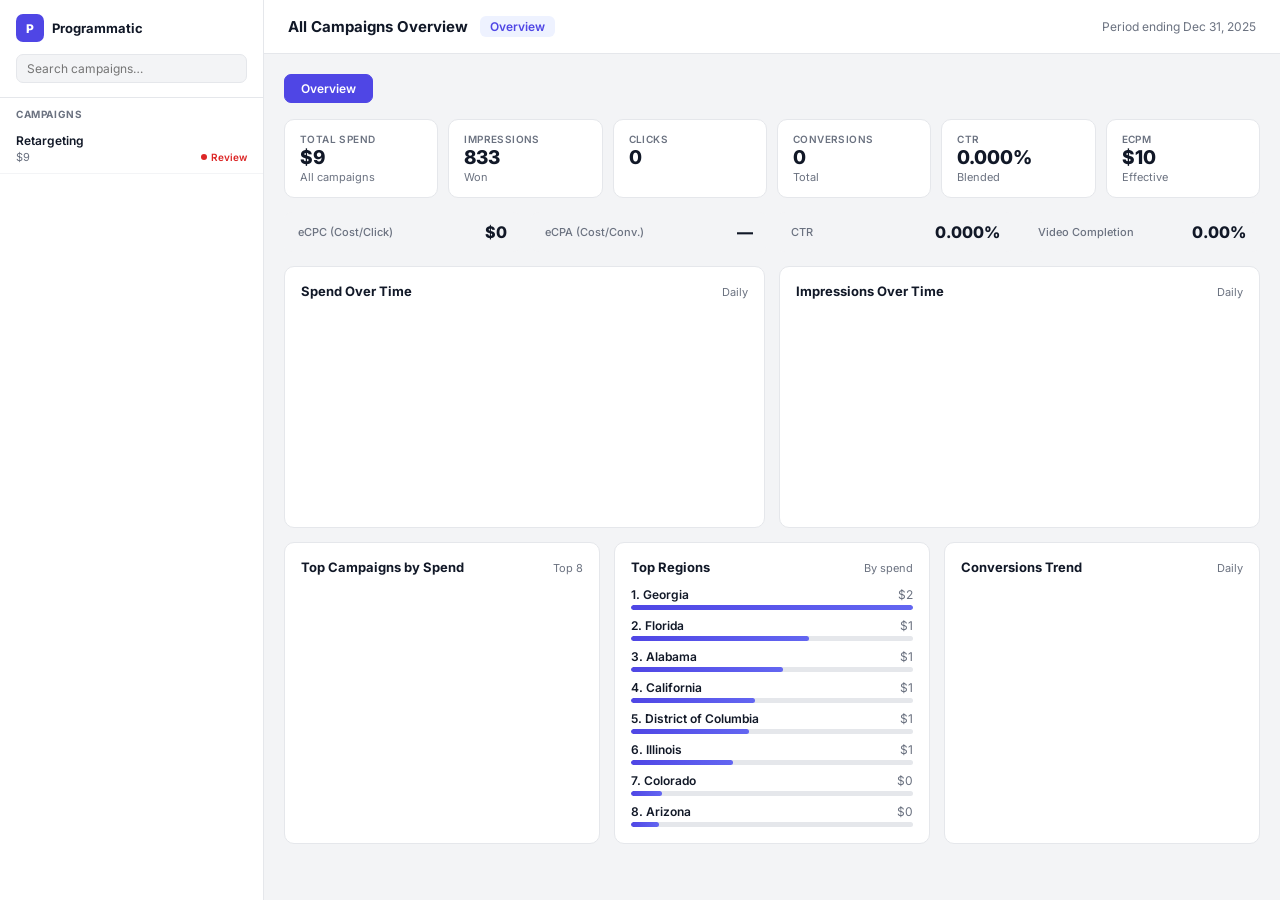
<file: concept-d-campaign-spotlight.html>
<!doctype html>
<html lang="en">
  <head>
    <meta charset="utf-8" />
    <meta name="viewport" content="width=device-width, initial-scale=1" />
    <title>Concept D — Campaign Spotlight</title>
    <link rel="preconnect" href="https://fonts.googleapis.com" />
    <link href="https://fonts.googleapis.com/css2?family=Inter:wght@400;500;600;700;800&display=swap" rel="stylesheet" />
    <script src="https://cdn.amcharts.com/lib/5/index.js"></script>
    <script src="https://cdn.amcharts.com/lib/5/xy.js"></script>
    <script src="https://cdn.amcharts.com/lib/5/themes/Animated.js"></script>
    <script src="./prototype-common.js"></script>
    <style>
      *, *::before, *::after { box-sizing: border-box; margin: 0; padding: 0; }

      :root {
        --indigo:    #4f46e5;
        --indigo-lt: #eef2ff;
        --indigo-md: #6366f1;
        --ink:       #111827;
        --muted:     #6b7280;
        --line:      #e5e7eb;
        --bg:        #f3f4f6;
        --white:     #ffffff;
        --good:  #16a34a; --good-bg: #dcfce7;
        --warn:  #d97706; --warn-bg: #fef3c7;
        --bad:   #dc2626; --bad-bg:  #fee2e2;
        --sidebar-w: 264px;
      }

      body { font-family: "Inter","Segoe UI", sans-serif; background: var(--bg); color: var(--ink); }

      /* ── Shell ───────────────────────────── */
      .shell { display: flex; height: 100vh; overflow: hidden; }

      /* ── Sidebar ─────────────────────────── */
      .sidebar { width: var(--sidebar-w); flex-shrink: 0; background: var(--white); border-right: 1px solid var(--line); display: flex; flex-direction: column; overflow: hidden; }
      .sidebar-head { padding: 14px 16px; border-bottom: 1px solid var(--line); flex-shrink: 0; }
      .sidebar-logo { display: flex; align-items: center; gap: 8px; margin-bottom: 12px; }
      .logo-mark { width: 28px; height: 28px; border-radius: 7px; background: var(--indigo); display: flex; align-items: center; justify-content: center; font-size: 12px; font-weight: 800; color: #fff; }
      .logo-text { font-size: 13px; font-weight: 700; }
      .sidebar-search { width: 100%; background: var(--bg); border: 1px solid var(--line); border-radius: 7px; padding: 6px 10px; font-size: 12px; font-family: inherit; outline: none; color: var(--ink); }
      .sidebar-search:focus { border-color: var(--indigo); }
      .sidebar-label { font-size: 10px; font-weight: 700; text-transform: uppercase; letter-spacing: 0.6px; color: var(--muted); padding: 10px 16px 4px; flex-shrink: 0; }
      .sidebar-list { overflow-y: auto; flex: 1; }

      .camp-item { padding: 9px 16px; cursor: pointer; border-bottom: 1px solid var(--bg); transition: background 0.1s; display: flex; flex-direction: column; gap: 2px; }
      .camp-item:hover { background: var(--indigo-lt); }
      .camp-item.active { background: var(--indigo-lt); border-left: 3px solid var(--indigo); padding-left: 13px; }
      .camp-item-name { font-size: 12px; font-weight: 600; white-space: nowrap; overflow: hidden; text-overflow: ellipsis; }
      .rag-dot { width: 6px; height: 6px; border-radius: 50%; flex-shrink: 0; }
      .rag-dot.g { background: var(--good); }
      .rag-dot.a { background: var(--warn); }
      .rag-dot.r { background: var(--bad);  }
      .rag-label { font-size: 10px; font-weight: 600; }
      .rag-label.g { color: var(--good); }
      .rag-label.a { color: var(--warn); }
      .rag-label.r { color: var(--bad);  }

      /* ── Main ────────────────────────────── */
      .main { flex: 1; overflow-y: auto; display: flex; flex-direction: column; min-width: 0; }
      .topbar { height: 54px; background: var(--white); border-bottom: 1px solid var(--line); padding: 0 24px; display: flex; align-items: center; gap: 12px; flex-shrink: 0; position: sticky; top: 0; z-index: 10; }
      .topbar-title { font-size: 15px; font-weight: 700; min-width: 0; overflow: hidden; text-overflow: ellipsis; white-space: nowrap; }
      .topbar-badge { background: var(--indigo-lt); color: var(--indigo); border-radius: 6px; padding: 3px 10px; font-size: 12px; font-weight: 600; flex-shrink: 0; }
      .topbar-date { margin-left: auto; font-size: 12px; color: var(--muted); flex-shrink: 0; }

      .content { padding: 20px; flex: 1; }

      /* ── View tabs ───────────────────────── */
      .view-tabs { display: flex; gap: 4px; margin-bottom: 16px; }
      .view-tab { padding: 6px 16px; border-radius: 7px; font-size: 12px; font-weight: 600; cursor: pointer; background: var(--white); border: 1px solid var(--line); color: var(--muted); transition: all 0.15s; }
      .view-tab.active { background: var(--indigo); border-color: var(--indigo); color: #fff; }

      /* ── Cards ───────────────────────────── */
      .card { background: var(--white); border: 1px solid var(--line); border-radius: 10px; padding: 16px; }
      .card-hd { display: flex; align-items: baseline; justify-content: space-between; margin-bottom: 12px; }
      .card-title { font-size: 13px; font-weight: 700; }
      .card-hint { font-size: 11px; color: var(--muted); }

      /* ── KPI tiles ───────────────────────── */
      .kpi-row-6 { display: grid; grid-template-columns: repeat(6, 1fr); gap: 10px; margin-bottom: 14px; }
      .kpi-tile { background: var(--white); border: 1px solid var(--line); border-radius: 10px; padding: 13px 15px; }
      .kpi-tile-lbl { font-size: 10px; font-weight: 600; text-transform: uppercase; letter-spacing: 0.4px; color: var(--muted); margin-bottom: 3px; }
      .kpi-tile-val { font-size: 19px; font-weight: 800; line-height: 1; }
      .kpi-tile-sub { font-size: 11px; color: var(--muted); margin-top: 3px; }

      /* ── Chart grids ─────────────────────── */
      .grid-2 { display: grid; grid-template-columns: 1fr 1fr; gap: 14px; }
      .grid-3 { display: grid; grid-template-columns: repeat(3, 1fr); gap: 14px; }
      .grid-2-1 { display: grid; grid-template-columns: 2fr 1fr; gap: 14px; }

      /* ── Charts ──────────────────────────── */
      .chart-h200 { width: 100%; height: 200px; }
      .chart-h180 { width: 100%; height: 180px; }
      .chart-h160 { width: 100%; height: 160px; }

      /* ── Efficiency stat row ─────────────── */
      .eff-row { display: grid; grid-template-columns: repeat(4, 1fr); gap: 10px; margin-bottom: 14px; }
      .eff-cell { background: var(--bg); border-radius: 8px; padding: 10px 14px; display: flex; justify-content: space-between; align-items: center; }
      .eff-cell-lbl { font-size: 11px; color: var(--muted); font-weight: 500; }
      .eff-cell-val { font-size: 16px; font-weight: 800; }

      /* ── Campaign detail header ──────────── */
      .detail-header { background: var(--indigo); border-radius: 12px; padding: 18px 20px; color: #fff; margin-bottom: 14px; }
      .detail-header-top { display: flex; align-items: center; gap: 12px; margin-bottom: 14px; }
      .detail-header-name { font-size: 17px; font-weight: 800; flex: 1; }
      .detail-header-kpis { display: grid; grid-template-columns: repeat(6, 1fr); gap: 0; border-top: 1px solid rgba(255,255,255,0.2); padding-top: 12px; }
      .dkpi { text-align: center; padding: 0 8px; border-right: 1px solid rgba(255,255,255,0.15); }
      .dkpi:last-child { border-right: none; }
      .dkpi-lbl { font-size: 10px; opacity: 0.7; text-transform: uppercase; letter-spacing: 0.4px; margin-bottom: 3px; }
      .dkpi-val { font-size: 17px; font-weight: 800; }

      /* ── Funnel ──────────────────────────── */
      .funnel-row { display: flex; align-items: center; gap: 10px; margin-bottom: 7px; }
      .funnel-lbl { font-size: 11px; font-weight: 600; width: 86px; text-align: right; flex-shrink: 0; }
      .funnel-bar-bg { flex: 1; background: var(--line); border-radius: 5px; height: 22px; overflow: hidden; }
      .funnel-bar-fill { height: 22px; border-radius: 5px; display: flex; align-items: center; padding-left: 8px; font-size: 11px; font-weight: 600; color: #fff; min-width: 20px; }
      .funnel-pct { font-size: 11px; color: var(--muted); width: 44px; flex-shrink: 0; }

      /* ── Performance signals ─────────────── */
      .signal-row { display: flex; align-items: center; justify-content: space-between; padding: 8px 10px; background: var(--bg); border-radius: 7px; margin-bottom: 6px; }
      .signal-lbl { font-size: 12px; font-weight: 600; }
      .signal-right { display: flex; align-items: center; gap: 8px; }
      .signal-val { font-size: 14px; font-weight: 700; }

      /* ── Table ───────────────────────────── */
      .data-table { width: 100%; border-collapse: collapse; font-size: 12px; }
      .data-table th { font-size: 10px; font-weight: 600; text-transform: uppercase; letter-spacing: 0.4px; color: var(--muted); padding: 0 8px 6px; text-align: left; border-bottom: 1px solid var(--line); }
      .data-table td { padding: 7px 8px; border-bottom: 1px solid var(--line); }
      .data-table tr:last-child td { border-bottom: none; }

      /* ── Region list ─────────────────────── */
      .region-list { display: flex; flex-direction: column; gap: 8px; }
      .region-row { }
      .region-meta { display: flex; justify-content: space-between; font-size: 12px; margin-bottom: 3px; }
      .region-name { font-weight: 600; }
      .region-val  { color: var(--muted); }
      .region-bar-bg { background: var(--line); border-radius: 3px; height: 5px; overflow: hidden; }
      .region-bar-fill { height: 5px; border-radius: 3px; background: linear-gradient(90deg, var(--indigo), var(--indigo-md)); }

      /* ── Empty state ─────────────────────── */
      .empty-state { display: flex; flex-direction: column; align-items: center; justify-content: center; height: 300px; color: var(--muted); gap: 8px; }
      .empty-icon { font-size: 36px; opacity: 0.4; }
      .empty-text { font-size: 14px; }

      /* ── Section divider ─────────────────── */
      .sec-gap { margin-top: 14px; }

      @media (max-width: 1200px) {
        .kpi-row-6 { grid-template-columns: repeat(3, 1fr); }
        .detail-header-kpis { grid-template-columns: repeat(3, 1fr); }
        .grid-3 { grid-template-columns: 1fr 1fr; }
        .eff-row { grid-template-columns: repeat(2, 1fr); }
      }
    </style>
  </head>
  <body>
    <div class="shell">

      <!-- ── Sidebar ── -->
      <aside class="sidebar">
        <div class="sidebar-head">
          <div class="sidebar-logo">
            <div class="logo-mark">P</div>
            <span class="logo-text">Programmatic</span>
          </div>
          <input class="sidebar-search" placeholder="Search campaigns…" id="searchInput" />
        </div>
        <div class="sidebar-label">Campaigns</div>
        <div class="sidebar-list" id="campList"></div>
      </aside>

      <!-- ── Main ── -->
      <div class="main">
        <div class="topbar">
          <span class="topbar-title" id="topbarTitle">All Campaigns Overview</span>
          <span class="topbar-badge" id="topbarBadge">Overview</span>
          <span class="topbar-date" id="topbarDate">—</span>
        </div>

        <div class="content">
          <div class="view-tabs">
            <div class="view-tab active" id="tabOverview" onclick="showOverview()">Overview</div>
            <div class="view-tab" id="tabSpotlight" onclick="showSpotlight()" style="display:none">Campaign Detail</div>
          </div>

          <!-- ── Overview panel ── -->
          <div id="panelOverview">
            <!-- 6 KPI tiles -->
            <div class="kpi-row-6" id="overviewKpis"></div>

            <!-- Efficiency quick-stats -->
            <div class="eff-row" id="effRow"></div>

            <!-- Row 1: Spend + Impressions -->
            <div class="grid-2" style="margin-bottom:14px">
              <div class="card">
                <div class="card-hd"><span class="card-title">Spend Over Time</span><span class="card-hint">Daily</span></div>
                <div id="overviewSpend" class="chart-h200"></div>
              </div>
              <div class="card">
                <div class="card-hd"><span class="card-title">Impressions Over Time</span><span class="card-hint">Daily</span></div>
                <div id="overviewImps" class="chart-h200"></div>
              </div>
            </div>

            <!-- Row 2: Campaigns bar + Regions + Conversions -->
            <div class="grid-3">
              <div class="card">
                <div class="card-hd"><span class="card-title">Top Campaigns by Spend</span><span class="card-hint">Top 8</span></div>
                <div id="overviewCamps" class="chart-h200"></div>
              </div>
              <div class="card">
                <div class="card-hd"><span class="card-title">Top Regions</span><span class="card-hint">By spend</span></div>
                <div class="region-list" id="overviewRegions"></div>
              </div>
              <div class="card">
                <div class="card-hd"><span class="card-title">Conversions Trend</span><span class="card-hint">Daily</span></div>
                <div id="overviewConv" class="chart-h200"></div>
              </div>
            </div>
          </div>

          <!-- ── Spotlight panel ── -->
          <div id="panelSpotlight" style="display:none">
            <div class="empty-state" id="emptyState">
              <div class="empty-icon">👈</div>
              <div class="empty-text">Select a campaign from the sidebar</div>
            </div>
            <div id="spotlightContent" style="display:none"></div>
          </div>
        </div>
      </div>
    </div>

    <script>
    let allRows = [], allDates = [], globalKpis = {};

    const fmt = {
      $:   v => new Intl.NumberFormat('en-US', { style: 'currency', currency: 'USD', maximumFractionDigits: 0 }).format(v),
      n:   v => new Intl.NumberFormat('en-US', { notation: 'compact', maximumFractionDigits: 1 }).format(v),
      pct: (v, d=2) => v.toFixed(d) + '%',
    };

    function ragFn(val, hi, lo, hiGood = true) {
      return hiGood ? (val >= hi ? 'g' : val >= lo ? 'a' : 'r') : (val <= hi ? 'g' : val <= lo ? 'a' : 'r');
    }
    const ragColors = { g: 'var(--good)', a: 'var(--warn)', r: 'var(--bad)' };

    function showOverview() {
      document.getElementById('panelOverview').style.display = '';
      document.getElementById('panelSpotlight').style.display = 'none';
      document.getElementById('tabOverview').classList.add('active');
      document.getElementById('tabSpotlight').classList.remove('active');
      document.getElementById('topbarTitle').textContent = 'All Campaigns Overview';
      document.getElementById('topbarBadge').textContent = 'Overview';
      document.querySelectorAll('.camp-item').forEach(el => el.classList.remove('active'));
    }

    function showSpotlight() {
      document.getElementById('panelOverview').style.display = 'none';
      document.getElementById('panelSpotlight').style.display = '';
      document.getElementById('tabOverview').classList.remove('active');
      document.getElementById('tabSpotlight').classList.add('active');
    }

    function makeBulletLine(rootId, data, field, color) {
      const root = am5.Root.new(rootId);
      root.setThemes([am5themes_Animated.new(root)]);
      const chart = root.container.children.push(am5xy.XYChart.new(root, { layout: root.verticalLayout }));
      const xAxis = chart.xAxes.push(am5xy.DateAxis.new(root, {
        baseInterval: { timeUnit: 'day', count: 1 },
        renderer: am5xy.AxisRendererX.new(root, { minGridDistance: 60 }),
      }));
      const yAxis = chart.yAxes.push(am5xy.ValueAxis.new(root, { renderer: am5xy.AxisRendererY.new(root, {}) }));
      const s = chart.series.push(am5xy.SmoothedXLineSeries.new(root, {
        xAxis, yAxis, valueXField: 'date', valueYField: field,
        stroke: am5.color(color), fill: am5.color(color),
      }));
      s.fills.template.setAll({ visible: true, fillOpacity: 0.1 });
      s.strokes.template.setAll({ strokeWidth: 2 });
      s.data.setAll(data);
      chart.set('cursor', am5xy.XYCursor.new(root, { behavior: 'none' }));
    }

    function makeColumnChart(rootId, data, field, color) {
      const root = am5.Root.new(rootId);
      root.setThemes([am5themes_Animated.new(root)]);
      const chart = root.container.children.push(am5xy.XYChart.new(root, { layout: root.verticalLayout }));
      const xAxis = chart.xAxes.push(am5xy.DateAxis.new(root, {
        baseInterval: { timeUnit: 'day', count: 1 },
        renderer: am5xy.AxisRendererX.new(root, { minGridDistance: 60 }),
      }));
      const yAxis = chart.yAxes.push(am5xy.ValueAxis.new(root, { renderer: am5xy.AxisRendererY.new(root, {}) }));
      const s = chart.series.push(am5xy.ColumnSeries.new(root, { xAxis, yAxis, valueXField: 'date', valueYField: field }));
      s.columns.template.setAll({ fill: am5.color(color), stroke: am5.color(color), cornerRadiusTL: 3, cornerRadiusTR: 3 });
      s.data.setAll(data);
      chart.set('cursor', am5xy.XYCursor.new(root, { behavior: 'none' }));
    }

    function selectCampaign(name) {
      document.getElementById('tabSpotlight').style.display = '';
      showSpotlight();
      document.getElementById('topbarTitle').textContent = name;
      document.getElementById('topbarBadge').textContent = 'Campaign Detail';
      document.querySelectorAll('.camp-item').forEach(el =>
        el.classList.toggle('active', el.dataset.name === name));

      const rows = allRows.filter(r => r.campaign_name === name);
      const spend   = DashboardData.sum(rows, 'total_spend');
      const imps    = DashboardData.sum(rows, 'imps_won');
      const clicks  = DashboardData.sum(rows, 'clicks');
      const convs   = DashboardData.sum(rows, 'total_conversions');
      const starts  = DashboardData.sum(rows, 'audio_video_starts');
      const c25     = DashboardData.sum(rows, 'complete_25');
      const c50     = DashboardData.sum(rows, 'complete_50');
      const c75     = DashboardData.sum(rows, 'complete_75');
      const c100    = DashboardData.sum(rows, 'complete_100');
      const ctr     = imps   ? (clicks / imps)   * 100 : 0;
      const ecpm    = imps   ? (spend  / imps)   * 1000 : 0;
      const ecpc    = clicks ? spend / clicks : 0;
      const cvr     = clicks ? (convs  / clicks) * 100 : 0;
      const comp    = starts ? (c100   / starts) * 100 : 0;

      const topDmas    = DashboardData.topGroups(rows, 'dma_name',       'spend', 7);
      const topRegions = DashboardData.topGroups(rows, 'primary_region', 'spend', 7);
      const campDates  = DashboardData.getDateSeries(rows);
      const tData      = campDates.map(d => ({ date: d.date.getTime(), spend: d.spend, ctr: d.ctr, conversions: d.conversions }));

      const ctrRag = ragFn(ctr,  0.3,  0.1);
      const cpmRag = ragFn(ecpm, 12,   18, false);
      const cvrRag = ragFn(cvr,  2,    0.5);
      const cpcRag = ragFn(ecpc, 5,    12, false);

      // destroy old charts
      ['spotC1','spotC2','spotC3'].forEach(id => {
        const el = document.getElementById(id);
        if (el) el.innerHTML = '';
      });

      document.getElementById('emptyState').style.display = 'none';
      const sc = document.getElementById('spotlightContent');
      sc.style.display = '';

      const maxR = topRegions[0]?.spend || 1;
      const maxD = topDmas[0]?.spend    || 1;

      sc.innerHTML = `
        <!-- Campaign header banner -->
        <div class="detail-header">
          <div class="detail-header-top">
            <div class="detail-header-name">${name}</div>
            <span style="background:rgba(255,255,255,0.15);border-radius:6px;padding:3px 10px;font-size:11px;font-weight:600">Campaign Detail</span>
          </div>
          <div class="detail-header-kpis">
            <div class="dkpi"><div class="dkpi-lbl">Spend</div><div class="dkpi-val">${fmt.$(spend)}</div></div>
            <div class="dkpi"><div class="dkpi-lbl">Impressions</div><div class="dkpi-val">${fmt.n(imps)}</div></div>
            <div class="dkpi"><div class="dkpi-lbl">Clicks</div><div class="dkpi-val">${fmt.n(clicks)}</div></div>
            <div class="dkpi"><div class="dkpi-lbl">CTR</div><div class="dkpi-val">${fmt.pct(ctr,3)}</div></div>
            <div class="dkpi"><div class="dkpi-lbl">eCPM</div><div class="dkpi-val">${fmt.$(ecpm)}</div></div>
            <div class="dkpi"><div class="dkpi-lbl">Completion</div><div class="dkpi-val">${fmt.pct(comp)}</div></div>
          </div>
        </div>

        <!-- Row 1: Funnel + Signals + Video funnel -->
        <div class="grid-3" style="margin-bottom:14px">
          <div class="card">
            <div class="card-hd"><span class="card-title">Delivery Funnel</span></div>
            ${[
              { lbl: 'Impressions', val: imps,   pct: 100,   color: '#4f46e5' },
              { lbl: 'Clicks',      val: clicks, pct: imps ? (clicks/imps)*100 : 0, color: '#6366f1' },
              { lbl: 'Conversions', val: convs,  pct: imps ? (convs/imps)*100  : 0, color: '#818cf8' },
            ].map(s => `
              <div class="funnel-row">
                <div class="funnel-lbl">${s.lbl}</div>
                <div class="funnel-bar-bg">
                  <div class="funnel-bar-fill" style="width:${Math.max(s.pct,0.5)}%;background:${s.color}">${fmt.n(s.val)}</div>
                </div>
                <div class="funnel-pct">${fmt.pct(s.pct,3)}</div>
              </div>`).join('')}
          </div>

          <div class="card">
            <div class="card-hd"><span class="card-title">Performance Signals</span></div>
            ${[
              { lbl: 'CTR',  val: fmt.pct(ctr,3), r: ctrRag },
              { lbl: 'eCPM', val: fmt.$(ecpm),     r: cpmRag },
              { lbl: 'CVR',  val: fmt.pct(cvr),    r: cvrRag },
              { lbl: 'eCPC', val: fmt.$(ecpc),      r: cpcRag },
              { lbl: 'Conversions', val: fmt.n(convs), r: convs > 0 ? 'g' : 'r' },
            ].map(s => `
              <div class="signal-row">
                <span class="signal-lbl">${s.lbl}</span>
                <div class="signal-right">
                  <span class="signal-val">${s.val}</span>
                  <span style="width:10px;height:10px;border-radius:50%;display:inline-block;background:${ragColors[s.r]}"></span>
                </div>
              </div>`).join('')}
          </div>

          <div class="card">
            <div class="card-hd"><span class="card-title">Video Completion</span><span class="card-hint">${fmt.n(starts)} starts</span></div>
            ${starts > 0 ? [
              { lbl: '25%',       val: c25,  pct: (c25  / starts) * 100, color: '#6366f1' },
              { lbl: '50%',       val: c50,  pct: (c50  / starts) * 100, color: '#818cf8' },
              { lbl: '75%',       val: c75,  pct: (c75  / starts) * 100, color: '#a5b4fc' },
              { lbl: 'Completed', val: c100, pct: (c100 / starts) * 100, color: '#4f46e5' },
            ].map(s => `
              <div class="funnel-row">
                <div class="funnel-lbl">${s.lbl}</div>
                <div class="funnel-bar-bg">
                  <div class="funnel-bar-fill" style="width:${Math.max(s.pct,0.5)}%;background:${s.color}">${fmt.n(s.val)}</div>
                </div>
                <div class="funnel-pct">${fmt.pct(s.pct)}</div>
              </div>`).join('') : '<div style="color:var(--muted);font-size:12px;padding:20px 0;text-align:center">No video data for this campaign</div>'}
          </div>
        </div>

        <!-- Row 2: Spend trend + CTR trend + Conversions -->
        <div class="grid-3" style="margin-bottom:14px">
          <div class="card">
            <div class="card-hd"><span class="card-title">Spend Trend</span></div>
            <div id="spotC1" class="chart-h160"></div>
          </div>
          <div class="card">
            <div class="card-hd"><span class="card-title">CTR Trend</span></div>
            <div id="spotC2" class="chart-h160"></div>
          </div>
          <div class="card">
            <div class="card-hd"><span class="card-title">Conversions Trend</span></div>
            <div id="spotC3" class="chart-h160"></div>
          </div>
        </div>

        <!-- Row 3: DMA table + Region breakdown -->
        <div class="grid-2">
          <div class="card">
            <div class="card-hd"><span class="card-title">Top DMAs</span><span class="card-hint">By spend</span></div>
            <table class="data-table">
              <thead><tr><th>DMA</th><th>Spend</th><th>Impressions</th><th>Clicks</th></tr></thead>
              <tbody>${topDmas.map((d, i) => `
                <tr>
                  <td style="max-width:160px;overflow:hidden;text-overflow:ellipsis;white-space:nowrap">
                    <span style="color:var(--muted);font-size:10px;font-weight:700;margin-right:5px">${i+1}</span>${d.label || 'Unknown'}
                  </td>
                  <td>${fmt.$(d.spend)}</td>
                  <td>${fmt.n(d.imps)}</td>
                  <td>${fmt.n(d.clicks)}</td>
                </tr>`).join('')}
              </tbody>
            </table>
          </div>
          <div class="card">
            <div class="card-hd"><span class="card-title">Region Breakdown</span><span class="card-hint">By spend</span></div>
            <div class="region-list">${topRegions.map((r, i) => `
              <div class="region-row">
                <div class="region-meta">
                  <span class="region-name">${i+1}. ${r.label || 'Unknown'}</span>
                  <span class="region-val">${fmt.$(r.spend)}</span>
                </div>
                <div class="region-bar-bg">
                  <div class="region-bar-fill" style="width:${Math.round((r.spend/maxR)*100)}%"></div>
                </div>
              </div>`).join('')}
            </div>
          </div>
        </div>
      `;

      // Render the 3 trend charts for campaign
      makeColumnChart('spotC1', tData, 'spend',       0x6366f1);
      makeBulletLine ('spotC2', tData, 'ctr',         0x4f46e5);
      makeColumnChart('spotC3', tData, 'conversions', 0x818cf8);
    }

    (async () => {
      allRows     = await DashboardData.loadRows();
      globalKpis  = DashboardData.getKpis(allRows);
      allDates    = DashboardData.getDateSeries(allRows);

      // date label
      const dates = allRows.map(r => r.report_date).filter(Boolean).sort();
      if (dates.length) {
        const d = new Date(dates[dates.length - 1]);
        document.getElementById('topbarDate').textContent =
          'Period ending ' + d.toLocaleDateString('en-US', { month: 'short', day: 'numeric', year: 'numeric' });
      }

      // ── Sidebar campaign list
      const topCamps = DashboardData.topGroups(allRows, 'campaign_name', 'spend', 20);
      function renderList(filter = '') {
        const filtered = topCamps.filter(c => c.label.toLowerCase().includes(filter.toLowerCase()));
        document.getElementById('campList').innerHTML = filtered.map(c => {
          const ctr = c.imps ? (c.clicks / c.imps) * 100 : 0;
          const rc = ctr > 0.3 ? 'g' : ctr > 0.1 ? 'a' : 'r';
          const rt = { g: 'On Track', a: 'Watch', r: 'Review' }[rc];
          return `
            <div class="camp-item" data-name="${c.label}" onclick="selectCampaign('${c.label.replace(/'/g,"\\'")}')">
              <div class="camp-item-name">${c.label}</div>
              <div style="display:flex;align-items:center;justify-content:space-between">
                <span style="font-size:11px;color:var(--muted)">${fmt.$(c.spend)}</span>
                <div style="display:flex;align-items:center;gap:4px">
                  <div class="rag-dot ${rc}"></div>
                  <span class="rag-label ${rc}">${rt}</span>
                </div>
              </div>
            </div>`;
        }).join('');
      }
      renderList();
      document.getElementById('searchInput').addEventListener('input', e => renderList(e.target.value));

      // ── Overview: 6 KPI tiles
      const eCpc = globalKpis.clicks ? globalKpis.spend / globalKpis.clicks : 0;
      document.getElementById('overviewKpis').innerHTML = [
        { lbl: 'Total Spend',   val: fmt.$(globalKpis.spend),          sub: 'All campaigns' },
        { lbl: 'Impressions',   val: fmt.n(globalKpis.imps),           sub: 'Won' },
        { lbl: 'Clicks',        val: fmt.n(globalKpis.clicks),         sub: '' },
        { lbl: 'Conversions',   val: fmt.n(globalKpis.conversions),    sub: 'Total' },
        { lbl: 'CTR',           val: fmt.pct(globalKpis.ctr, 3),       sub: 'Blended' },
        { lbl: 'eCPM',          val: fmt.$(globalKpis.cpm),            sub: 'Effective' },
      ].map(k => `
        <div class="kpi-tile">
          <div class="kpi-tile-lbl">${k.lbl}</div>
          <div class="kpi-tile-val">${k.val}</div>
          <div class="kpi-tile-sub">${k.sub}</div>
        </div>`).join('');

      // ── Efficiency quick-stat row
      document.getElementById('effRow').innerHTML = [
        { lbl: 'eCPC (Cost/Click)',    val: fmt.$(eCpc) },
        { lbl: 'eCPA (Cost/Conv.)',    val: globalKpis.conversions ? fmt.$(globalKpis.spend / globalKpis.conversions) : '—' },
        { lbl: 'CTR',                  val: fmt.pct(globalKpis.ctr, 3) },
        { lbl: 'Video Completion',     val: fmt.pct(globalKpis.completionRate) },
      ].map(e => `
        <div class="eff-cell">
          <span class="eff-cell-lbl">${e.lbl}</span>
          <span class="eff-cell-val">${e.val}</span>
        </div>`).join('');

      // ── Top Regions list
      const topRegions = DashboardData.topGroups(allRows, 'primary_region', 'spend', 8);
      const maxR = topRegions[0]?.spend || 1;
      document.getElementById('overviewRegions').innerHTML = topRegions.map((r, i) => `
        <div class="region-row">
          <div class="region-meta">
            <span class="region-name">${i+1}. ${r.label || 'Unknown'}</span>
            <span class="region-val">${fmt.$(r.spend)}</span>
          </div>
          <div class="region-bar-bg">
            <div class="region-bar-fill" style="width:${Math.round((r.spend/maxR)*100)}%"></div>
          </div>
        </div>`).join('');

      // ── Overview charts
      const tData = allDates.map(d => ({ date: d.date.getTime(), spend: d.spend, imps: d.imps, conversions: d.conversions }));
      makeBulletLine ('overviewSpend', tData, 'spend',       0x4f46e5);
      makeBulletLine ('overviewImps',  tData, 'imps',        0x6366f1);
      makeColumnChart('overviewConv',  tData, 'conversions', 0x818cf8);

      // ── Top campaigns horizontal bar
      (() => {
        const top8 = DashboardData.topGroups(allRows, 'campaign_name', 'spend', 8).reverse();
        const root = am5.Root.new('overviewCamps');
        root.setThemes([am5themes_Animated.new(root)]);
        const chart = root.container.children.push(am5xy.XYChart.new(root, { layout: root.verticalLayout }));
        const yAxis = chart.yAxes.push(am5xy.CategoryAxis.new(root, {
          renderer: am5xy.AxisRendererY.new(root, { minGridDistance: 20 }),
          categoryField: 'label',
        }));
        const xAxis = chart.xAxes.push(am5xy.ValueAxis.new(root, { renderer: am5xy.AxisRendererX.new(root, {}) }));
        const s = chart.series.push(am5xy.ColumnSeries.new(root, {
          xAxis, yAxis, valueXField: 'spend', categoryYField: 'label',
        }));
        s.columns.template.setAll({ fill: am5.color(0x6366f1), stroke: am5.color(0x4f46e5), cornerRadiusTR: 4, cornerRadiusBR: 4, height: am5.percent(60) });
        yAxis.data.setAll(top8);
        s.data.setAll(top8);
        chart.set('cursor', am5xy.XYCursor.new(root, { behavior: 'none' }));
      })();

    })().catch(e => console.error(e));
    </script>
  </body>
</html>
</file>
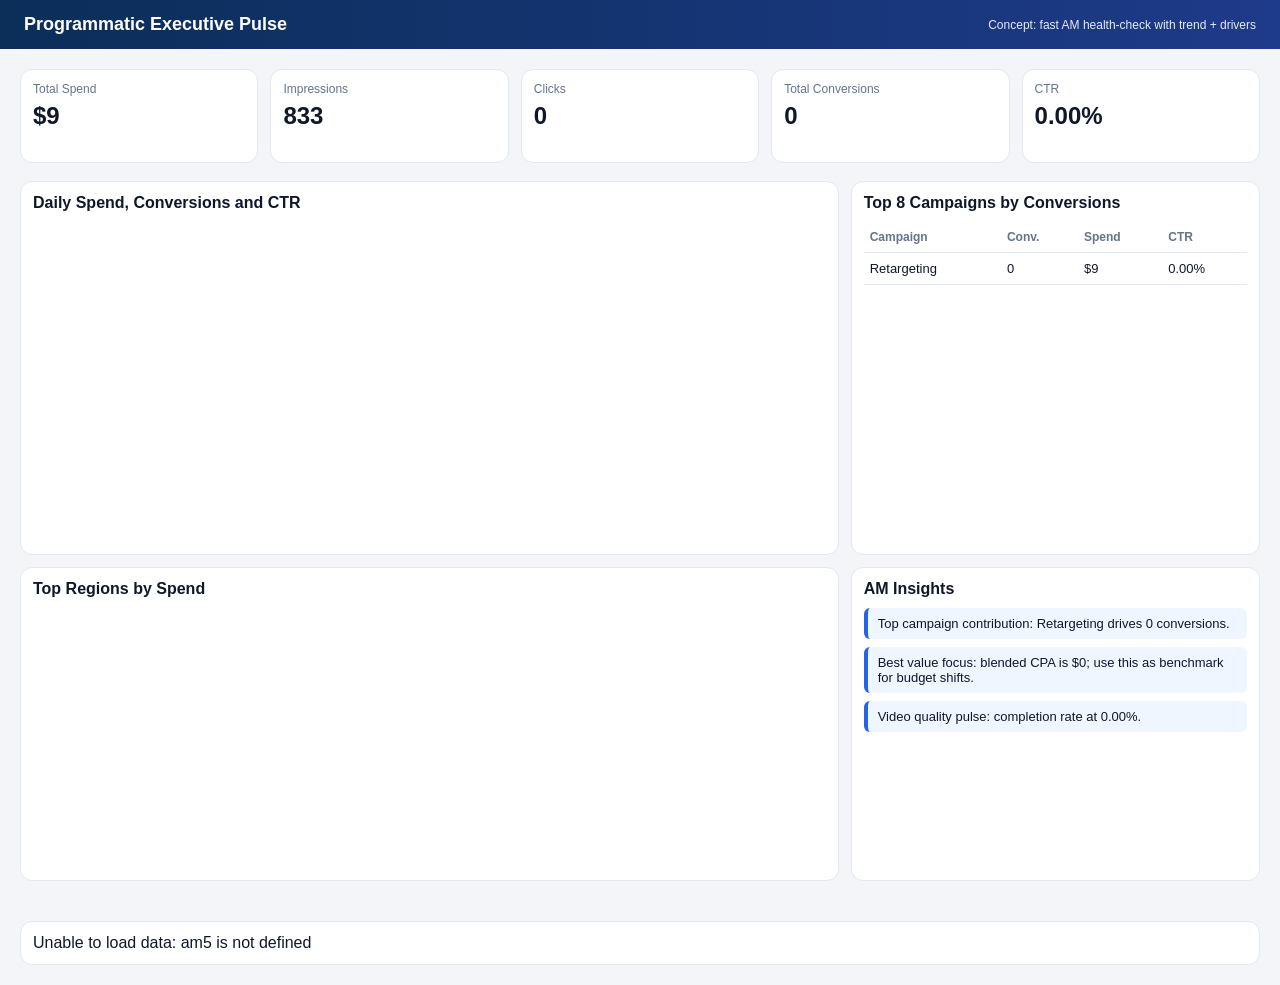
<file: prototype-1-executive-pulse.html>
<!doctype html>
<html lang="en">
  <head>
    <meta charset="utf-8" />
    <meta name="viewport" content="width=device-width, initial-scale=1" />
    <title>Prototype 1 - Executive Pulse</title>
    <link rel="stylesheet" href="./prototype-common.css" />
    <script src="https://cdn.amcharts.com/lib/5/index.js"></script>
    <script src="https://cdn.amcharts.com/lib/5/xy.js"></script>
    <script src="https://cdn.amcharts.com/lib/5/themes/Animated.js"></script>
    <script src="./prototype-common.js"></script>
  </head>
  <body>
    <div class="topbar">
      <h1>Programmatic Executive Pulse</h1>
      <div class="sub">Concept: fast AM health-check with trend + drivers</div>
    </div>

    <main class="container">
      <div id="kpis" class="kpi-grid"></div>

      <section class="layout-2col">
        <div class="card">
          <h2 class="section-title">Daily Spend, Conversions and CTR</h2>
          <div id="trendChart" class="chart"></div>
        </div>
        <div class="card">
          <h2 class="section-title">Top 8 Campaigns by Conversions</h2>
          <table>
            <thead>
              <tr>
                <th>Campaign</th>
                <th>Conv.</th>
                <th>Spend</th>
                <th>CTR</th>
              </tr>
            </thead>
            <tbody id="campaignRows"></tbody>
          </table>
        </div>
      </section>

      <section class="layout-2col" style="margin-top: 12px">
        <div class="card">
          <h2 class="section-title">Top Regions by Spend</h2>
          <div id="regionChart" class="chart-sm"></div>
        </div>
        <div class="card">
          <h2 class="section-title">AM Insights</h2>
          <ul class="insight-list" id="insights"></ul>
        </div>
      </section>
    </main>

    <script>
      async function init() {
        const rows = await DashboardData.loadRows();
        const kpis = DashboardData.getKpis(rows);
        const dateSeries = DashboardData.getDateSeries(rows);
        const topCampaigns = DashboardData.topGroups(
          rows,
          "campaign_name",
          "conversions",
          8
        );
        const topRegions = DashboardData.topGroups(
          rows,
          "primary_region",
          "spend",
          10
        );

        DashboardData.renderKpiCards("kpis", [
          { label: "Total Spend", value: DashboardData.formatCurrency(kpis.spend) },
          { label: "Impressions", value: DashboardData.formatNumber(kpis.imps) },
          { label: "Clicks", value: DashboardData.formatNumber(kpis.clicks) },
          {
            label: "Total Conversions",
            value: DashboardData.formatNumber(kpis.conversions),
          },
          { label: "CTR", value: DashboardData.formatPercent(kpis.ctr) },
        ]);

        const campaignRowsEl = document.getElementById("campaignRows");
        campaignRowsEl.innerHTML = topCampaigns
          .map((row) => {
            const ctr = row.imps ? (row.clicks / row.imps) * 100 : 0;
            return `
            <tr>
              <td>${row.label}</td>
              <td>${DashboardData.formatNumber(row.conversions)}</td>
              <td>${DashboardData.formatCurrency(row.spend)}</td>
              <td>${DashboardData.formatPercent(ctr)}</td>
            </tr>
          `;
          })
          .join("");

        const insightItems = [
          `Top campaign contribution: ${topCampaigns[0]?.label || "N/A"} drives ${DashboardData.formatNumber(
            topCampaigns[0]?.conversions || 0
          )} conversions.`,
          `Best value focus: blended CPA is ${DashboardData.formatCurrency(
            kpis.cpa
          )}; use this as benchmark for budget shifts.`,
          `Video quality pulse: completion rate at ${DashboardData.formatPercent(
            kpis.completionRate
          )}.`,
        ];
        document.getElementById("insights").innerHTML = insightItems
          .map((text) => `<li>${text}</li>`)
          .join("");

        const root1 = am5.Root.new("trendChart");
        root1.setThemes([am5themes_Animated.new(root1)]);
        const chart1 = root1.container.children.push(
          am5xy.XYChart.new(root1, { panX: true, wheelX: "panX", layout: root1.verticalLayout })
        );
        const xRenderer1 = am5xy.AxisRendererX.new(root1, {});
        const xAxis1 = chart1.xAxes.push(
          am5xy.DateAxis.new(root1, {
            baseInterval: { timeUnit: "day", count: 1 },
            renderer: xRenderer1,
          })
        );
        const yAxisSpend = chart1.yAxes.push(am5xy.ValueAxis.new(root1, { renderer: am5xy.AxisRendererY.new(root1, {}) }));
        const yAxisConv = chart1.yAxes.push(
          am5xy.ValueAxis.new(root1, {
            renderer: am5xy.AxisRendererY.new(root1, { opposite: true }),
          })
        );
        const spendSeries = chart1.series.push(
          am5xy.ColumnSeries.new(root1, {
            name: "Spend",
            xAxis: xAxis1,
            yAxis: yAxisSpend,
            valueYField: "spend",
            valueXField: "date",
          })
        );
        const convSeries = chart1.series.push(
          am5xy.LineSeries.new(root1, {
            name: "Conversions",
            xAxis: xAxis1,
            yAxis: yAxisConv,
            valueYField: "conversions",
            valueXField: "date",
            stroke: am5.color(0x2563eb),
            fill: am5.color(0x2563eb),
          })
        );
        const ctrSeries = chart1.series.push(
          am5xy.LineSeries.new(root1, {
            name: "CTR %",
            xAxis: xAxis1,
            yAxis: yAxisConv,
            valueYField: "ctr",
            valueXField: "date",
            stroke: am5.color(0x16a34a),
            fill: am5.color(0x16a34a),
          })
        );

        const normalizedSeries = dateSeries.map((d) => ({
          ...d,
          date: d.date.getTime(),
        }));
        spendSeries.data.setAll(normalizedSeries);
        convSeries.data.setAll(normalizedSeries);
        ctrSeries.data.setAll(normalizedSeries);
        chart1.set("cursor", am5xy.XYCursor.new(root1, {}));
        chart1.children.push(am5.Legend.new(root1, {})).data.setAll([
          spendSeries,
          convSeries,
          ctrSeries,
        ]);

        const root2 = am5.Root.new("regionChart");
        root2.setThemes([am5themes_Animated.new(root2)]);
        const chart2 = root2.container.children.push(am5xy.XYChart.new(root2, { layout: root2.verticalLayout }));
        const yAxis2 = chart2.yAxes.push(
          am5xy.CategoryAxis.new(root2, {
            renderer: am5xy.AxisRendererY.new(root2, {}),
            categoryField: "label",
          })
        );
        const xAxis2 = chart2.xAxes.push(am5xy.ValueAxis.new(root2, { renderer: am5xy.AxisRendererX.new(root2, {}) }));
        const series2 = chart2.series.push(
          am5xy.ColumnSeries.new(root2, {
            xAxis: xAxis2,
            yAxis: yAxis2,
            valueXField: "spend",
            categoryYField: "label",
          })
        );
        yAxis2.data.setAll(topRegions);
        series2.data.setAll(topRegions);
      }

      init().catch((error) => {
        console.error(error);
        document.body.insertAdjacentHTML(
          "beforeend",
          `<div class="container"><div class="card">Unable to load data: ${error.message}</div></div>`
        );
      });
    </script>
  </body>
</html>
</file>
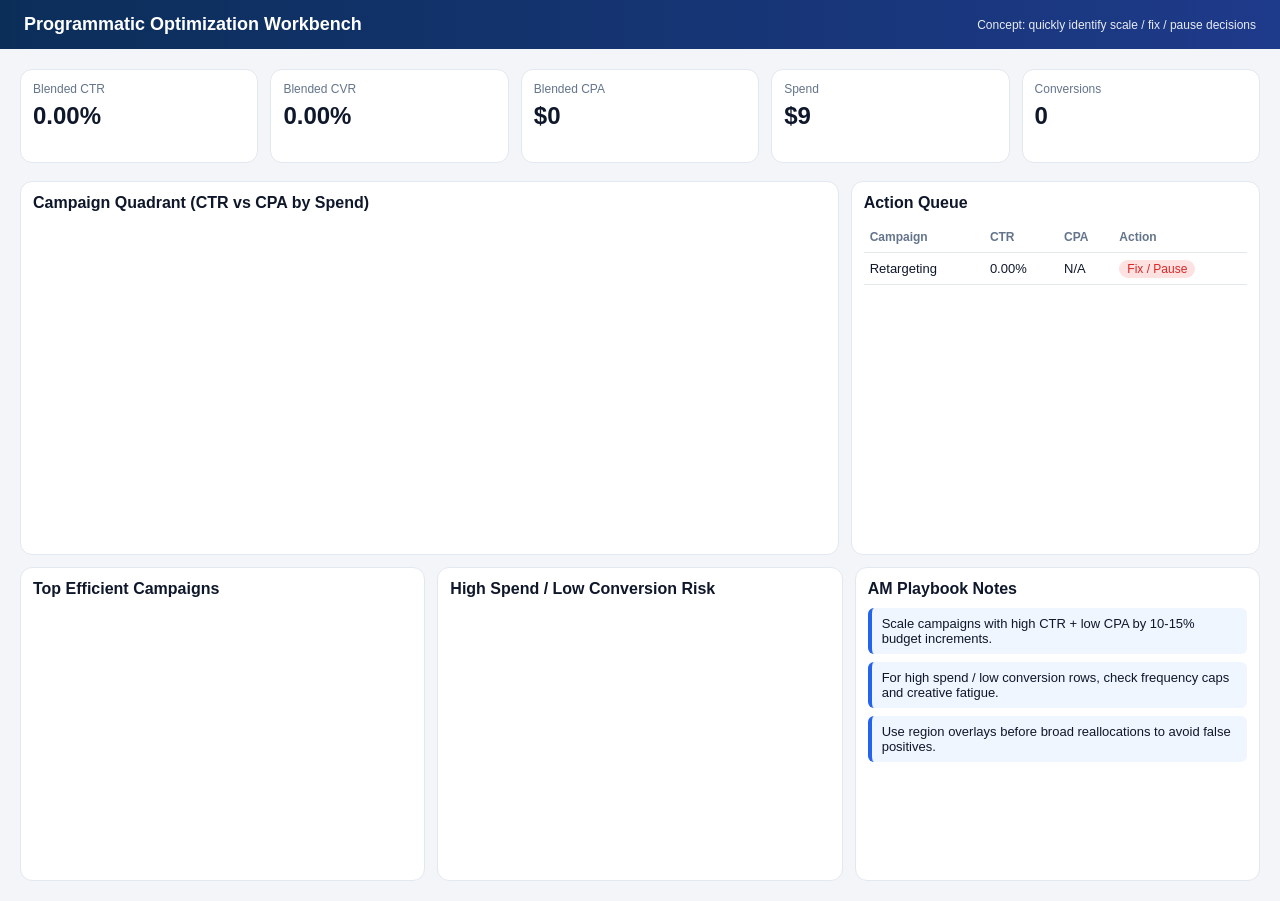
<file: prototype-2-optimization-workbench.html>
<!doctype html>
<html lang="en">
  <head>
    <meta charset="utf-8" />
    <meta name="viewport" content="width=device-width, initial-scale=1" />
    <title>Prototype 2 - Optimization Workbench</title>
    <link rel="stylesheet" href="./prototype-common.css" />
    <script src="https://cdn.amcharts.com/lib/5/index.js"></script>
    <script src="https://cdn.amcharts.com/lib/5/xy.js"></script>
    <script src="https://cdn.amcharts.com/lib/5/themes/Animated.js"></script>
    <script src="./prototype-common.js"></script>
  </head>
  <body>
    <div class="topbar">
      <h1>Programmatic Optimization Workbench</h1>
      <div class="sub">Concept: quickly identify scale / fix / pause decisions</div>
    </div>

    <main class="container">
      <div id="kpis" class="kpi-grid"></div>

      <section class="layout-2col">
        <div class="card">
          <h2 class="section-title">Campaign Quadrant (CTR vs CPA by Spend)</h2>
          <div id="scatterChart" class="chart"></div>
        </div>
        <div class="card">
          <h2 class="section-title">Action Queue</h2>
          <table>
            <thead>
              <tr>
                <th>Campaign</th>
                <th>CTR</th>
                <th>CPA</th>
                <th>Action</th>
              </tr>
            </thead>
            <tbody id="actionRows"></tbody>
          </table>
        </div>
      </section>

      <section class="layout-3col" style="margin-top: 12px">
        <div class="card">
          <h2 class="section-title">Top Efficient Campaigns</h2>
          <div id="bestChart" class="chart-sm"></div>
        </div>
        <div class="card">
          <h2 class="section-title">High Spend / Low Conversion Risk</h2>
          <div id="riskChart" class="chart-sm"></div>
        </div>
        <div class="card">
          <h2 class="section-title">AM Playbook Notes</h2>
          <ul class="insight-list">
            <li>Scale campaigns with high CTR + low CPA by 10-15% budget increments.</li>
            <li>For high spend / low conversion rows, check frequency caps and creative fatigue.</li>
            <li>Use region overlays before broad reallocations to avoid false positives.</li>
          </ul>
        </div>
      </section>
    </main>

    <script>
      async function init() {
        const rows = await DashboardData.loadRows();
        const kpis = DashboardData.getKpis(rows);
        const campaigns = DashboardData.topGroups(rows, "campaign_name", "spend", 25)
          .map((item) => ({
            ...item,
            ctr: item.imps ? (item.clicks / item.imps) * 100 : 0,
            cpa: item.conversions ? item.spend / item.conversions : 0,
          }))
          .filter((item) => item.spend > 0)
          .sort((a, b) => b.spend - a.spend);

        DashboardData.renderKpiCards("kpis", [
          { label: "Blended CTR", value: DashboardData.formatPercent(kpis.ctr) },
          { label: "Blended CVR", value: DashboardData.formatPercent(kpis.cvr) },
          { label: "Blended CPA", value: DashboardData.formatCurrency(kpis.cpa) },
          { label: "Spend", value: DashboardData.formatCurrency(kpis.spend) },
          { label: "Conversions", value: DashboardData.formatNumber(kpis.conversions) },
        ]);

        const actionRows = campaigns
          .slice(0, 12)
          .map((campaign) => {
            let action = "Maintain";
            let level = "warn";
            if (campaign.ctr > kpis.ctr && campaign.cpa > 0 && campaign.cpa < kpis.cpa) {
              action = "Scale";
              level = "good";
            } else if (campaign.spend > kpis.spend / 12 && campaign.conversions < 1) {
              action = "Fix / Pause";
              level = "bad";
            }
            return `
              <tr>
                <td>${campaign.label}</td>
                <td>${DashboardData.formatPercent(campaign.ctr)}</td>
                <td>${campaign.cpa ? DashboardData.formatCurrency(campaign.cpa) : "N/A"}</td>
                <td><span class="pill ${level}">${action}</span></td>
              </tr>
            `;
          })
          .join("");
        document.getElementById("actionRows").innerHTML = actionRows;

        const root1 = am5.Root.new("scatterChart");
        root1.setThemes([am5themes_Animated.new(root1)]);
        const chart1 = root1.container.children.push(am5xy.XYChart.new(root1, {}));
        const xAxis1 = chart1.xAxes.push(am5xy.ValueAxis.new(root1, { renderer: am5xy.AxisRendererX.new(root1, {}) }));
        const yAxis1 = chart1.yAxes.push(am5xy.ValueAxis.new(root1, { renderer: am5xy.AxisRendererY.new(root1, {}) }));
        const bubbleSeries = chart1.series.push(
          am5xy.LineSeries.new(root1, {
            xAxis: xAxis1,
            yAxis: yAxis1,
            valueXField: "ctr",
            valueYField: "cpa",
          })
        );
        bubbleSeries.bullets.push(() =>
          am5.Bullet.new(root1, {
            sprite: am5.Circle.new(root1, {
              radius: 6,
              fill: am5.color(0x1d4ed8),
              tooltipText: "{label}\nCTR: {valueX.formatNumber('#.00')}%\nCPA: ${valueY.formatNumber('#.00')}",
            }),
          })
        );
        bubbleSeries.data.setAll(campaigns.filter((c) => c.cpa > 0));
        chart1.set("cursor", am5xy.XYCursor.new(root1, {}));

        const efficient = campaigns
          .filter((c) => c.cpa > 0)
          .sort((a, b) => a.cpa - b.cpa)
          .slice(0, 8);
        const risky = campaigns
          .filter((c) => c.spend > kpis.spend / 20)
          .sort((a, b) => a.conversions - b.conversions)
          .slice(0, 8);

        function barChart(target, data, valueField) {
          const root = am5.Root.new(target);
          root.setThemes([am5themes_Animated.new(root)]);
          const chart = root.container.children.push(am5xy.XYChart.new(root, {}));
          const yAxis = chart.yAxes.push(
            am5xy.CategoryAxis.new(root, {
              renderer: am5xy.AxisRendererY.new(root, {}),
              categoryField: "label",
            })
          );
          const xAxis = chart.xAxes.push(am5xy.ValueAxis.new(root, { renderer: am5xy.AxisRendererX.new(root, {}) }));
          const series = chart.series.push(
            am5xy.ColumnSeries.new(root, {
              xAxis,
              yAxis,
              valueXField: valueField,
              categoryYField: "label",
            })
          );
          yAxis.data.setAll(data);
          series.data.setAll(data);
        }

        barChart("bestChart", efficient, "conversions");
        barChart("riskChart", risky, "spend");
      }

      init().catch(console.error);
    </script>
  </body>
</html>
</file>
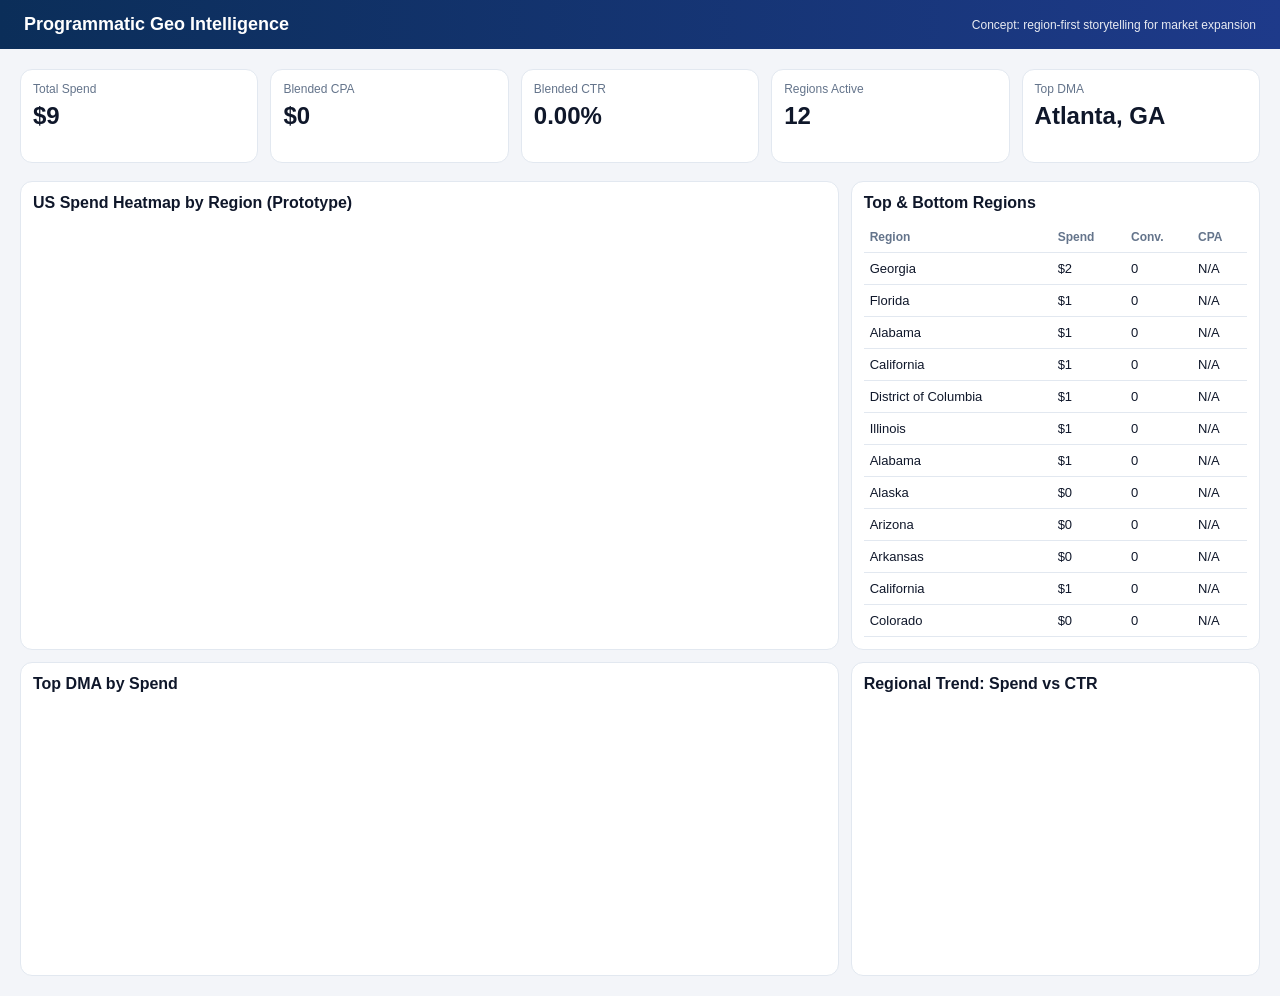
<file: prototype-3-geo-intelligence.html>
<!doctype html>
<html lang="en">
  <head>
    <meta charset="utf-8" />
    <meta name="viewport" content="width=device-width, initial-scale=1" />
    <title>Prototype 3 - Geo Intelligence</title>
    <link rel="stylesheet" href="./prototype-common.css" />
    <script src="https://cdn.amcharts.com/lib/5/index.js"></script>
    <script src="https://cdn.amcharts.com/lib/5/map.js"></script>
    <script src="https://cdn.amcharts.com/lib/5/xy.js"></script>
    <script src="https://cdn.amcharts.com/lib/5/geodata/usaLow.js"></script>
    <script src="https://cdn.amcharts.com/lib/5/themes/Animated.js"></script>
    <script src="./prototype-common.js"></script>
  </head>
  <body>
    <div class="topbar">
      <h1>Programmatic Geo Intelligence</h1>
      <div class="sub">Concept: region-first storytelling for market expansion</div>
    </div>

    <main class="container">
      <div id="kpis" class="kpi-grid"></div>

      <section class="layout-2col">
        <div class="card">
          <h2 class="section-title">US Spend Heatmap by Region (Prototype)</h2>
          <div id="mapChart" class="chart"></div>
        </div>
        <div class="card">
          <h2 class="section-title">Top & Bottom Regions</h2>
          <table>
            <thead>
              <tr>
                <th>Region</th>
                <th>Spend</th>
                <th>Conv.</th>
                <th>CPA</th>
              </tr>
            </thead>
            <tbody id="regionRows"></tbody>
          </table>
        </div>
      </section>

      <section class="layout-2col" style="margin-top: 12px">
        <div class="card">
          <h2 class="section-title">Top DMA by Spend</h2>
          <div id="dmaChart" class="chart-sm"></div>
        </div>
        <div class="card">
          <h2 class="section-title">Regional Trend: Spend vs CTR</h2>
          <div id="dateChart" class="chart-sm"></div>
        </div>
      </section>
    </main>

    <script>
      async function init() {
        const rows = await DashboardData.loadRows();
        const kpis = DashboardData.getKpis(rows);
        const topRegions = DashboardData.topGroups(rows, "primary_region", "spend", 12).map((r) => ({
          ...r,
          cpa: r.conversions ? r.spend / r.conversions : 0,
        }));
        const bottomRegions = DashboardData.topGroups(rows, "primary_region", "conversions", 50)
          .filter((r) => r.spend > 0)
          .map((r) => ({ ...r, cpa: r.conversions ? r.spend / r.conversions : 0 }))
          .sort((a, b) => a.conversions - b.conversions)
          .slice(0, 6);
        const dmas = DashboardData.topGroups(rows, "dma_name", "spend", 10);
        const dateSeries = DashboardData.getDateSeries(rows).map((d) => ({
          date: d.date.getTime(),
          spend: d.spend,
          ctr: d.ctr,
        }));

        DashboardData.renderKpiCards("kpis", [
          { label: "Total Spend", value: DashboardData.formatCurrency(kpis.spend) },
          { label: "Blended CPA", value: DashboardData.formatCurrency(kpis.cpa) },
          { label: "Blended CTR", value: DashboardData.formatPercent(kpis.ctr) },
          { label: "Regions Active", value: DashboardData.formatNumber(topRegions.length) },
          { label: "Top DMA", value: dmas[0]?.label || "N/A" },
        ]);

        const regionRows = [...topRegions.slice(0, 6), ...bottomRegions]
          .map(
            (r) => `
          <tr>
            <td>${r.label}</td>
            <td>${DashboardData.formatCurrency(r.spend)}</td>
            <td>${DashboardData.formatNumber(r.conversions)}</td>
            <td>${r.cpa ? DashboardData.formatCurrency(r.cpa) : "N/A"}</td>
          </tr>`
          )
          .join("");
        document.getElementById("regionRows").innerHTML = regionRows;

        const stateMap = {
          Alabama: "US-AL", Alaska: "US-AK", Arizona: "US-AZ", Arkansas: "US-AR", California: "US-CA",
          Colorado: "US-CO", Connecticut: "US-CT", Delaware: "US-DE", Florida: "US-FL",
          Georgia: "US-GA", Hawaii: "US-HI", Idaho: "US-ID", Illinois: "US-IL", Indiana: "US-IN",
          Iowa: "US-IA", Kansas: "US-KS", Kentucky: "US-KY", Louisiana: "US-LA", Maine: "US-ME",
          Maryland: "US-MD", Massachusetts: "US-MA", Michigan: "US-MI", Minnesota: "US-MN",
          Mississippi: "US-MS", Missouri: "US-MO", Montana: "US-MT", Nebraska: "US-NE",
          Nevada: "US-NV", "New Hampshire": "US-NH", "New Jersey": "US-NJ", "New Mexico": "US-NM",
          "New York": "US-NY", "North Carolina": "US-NC", "North Dakota": "US-ND", Ohio: "US-OH",
          Oklahoma: "US-OK", Oregon: "US-OR", Pennsylvania: "US-PA", "Rhode Island": "US-RI",
          "South Carolina": "US-SC", "South Dakota": "US-SD", Tennessee: "US-TN", Texas: "US-TX",
          Utah: "US-UT", Vermont: "US-VT", Virginia: "US-VA", Washington: "US-WA",
          "West Virginia": "US-WV", Wisconsin: "US-WI", Wyoming: "US-WY", "District of Columbia": "US-DC",
        };

        const mapData = topRegions
          .map((r) => ({ id: stateMap[r.label], value: r.spend, region: r.label }))
          .filter((d) => d.id);

        const rootMap = am5.Root.new("mapChart");
        rootMap.setThemes([am5themes_Animated.new(rootMap)]);
        const chartMap = rootMap.container.children.push(
          am5map.MapChart.new(rootMap, { projection: am5map.geoAlbersUsa() })
        );
        const seriesMap = chartMap.series.push(
          am5map.MapPolygonSeries.new(rootMap, {
            geoJSON: am5geodata_usaLow,
            valueField: "value",
            calculateAggregates: true,
          })
        );
        seriesMap.mapPolygons.template.setAll({
          tooltipText: "{region}: ${value.formatNumber('#,###')}",
        });
        seriesMap.set("heatRules", [
          {
            target: seriesMap.mapPolygons.template,
            dataField: "value",
            min: am5.color(0xbfdbfe),
            max: am5.color(0x1d4ed8),
            key: "fill",
          },
        ]);
        seriesMap.data.setAll(mapData);

        function barChart(target, data, valueField) {
          const root = am5.Root.new(target);
          root.setThemes([am5themes_Animated.new(root)]);
          const chart = root.container.children.push(am5xy.XYChart.new(root, {}));
          const yAxis = chart.yAxes.push(
            am5xy.CategoryAxis.new(root, {
              categoryField: "label",
              renderer: am5xy.AxisRendererY.new(root, {}),
            })
          );
          const xAxis = chart.xAxes.push(am5xy.ValueAxis.new(root, { renderer: am5xy.AxisRendererX.new(root, {}) }));
          const series = chart.series.push(
            am5xy.ColumnSeries.new(root, {
              xAxis,
              yAxis,
              valueXField: valueField,
              categoryYField: "label",
            })
          );
          yAxis.data.setAll(data);
          series.data.setAll(data);
        }

        barChart("dmaChart", dmas, "spend");

        const rootDate = am5.Root.new("dateChart");
        rootDate.setThemes([am5themes_Animated.new(rootDate)]);
        const chartDate = rootDate.container.children.push(am5xy.XYChart.new(rootDate, {}));
        const xAxis = chartDate.xAxes.push(
          am5xy.DateAxis.new(rootDate, {
            baseInterval: { timeUnit: "day", count: 1 },
            renderer: am5xy.AxisRendererX.new(rootDate, {}),
          })
        );
        const yAxis = chartDate.yAxes.push(am5xy.ValueAxis.new(rootDate, { renderer: am5xy.AxisRendererY.new(rootDate, {}) }));
        const spendSeries = chartDate.series.push(
          am5xy.ColumnSeries.new(rootDate, {
            xAxis,
            yAxis,
            valueXField: "date",
            valueYField: "spend",
            name: "Spend",
          })
        );
        const ctrSeries = chartDate.series.push(
          am5xy.LineSeries.new(rootDate, {
            xAxis,
            yAxis,
            valueXField: "date",
            valueYField: "ctr",
            name: "CTR%",
            stroke: am5.color(0x059669),
            fill: am5.color(0x059669),
          })
        );
        spendSeries.data.setAll(dateSeries);
        ctrSeries.data.setAll(dateSeries);
      }

      init().catch(console.error);
    </script>
  </body>
</html>
</file>
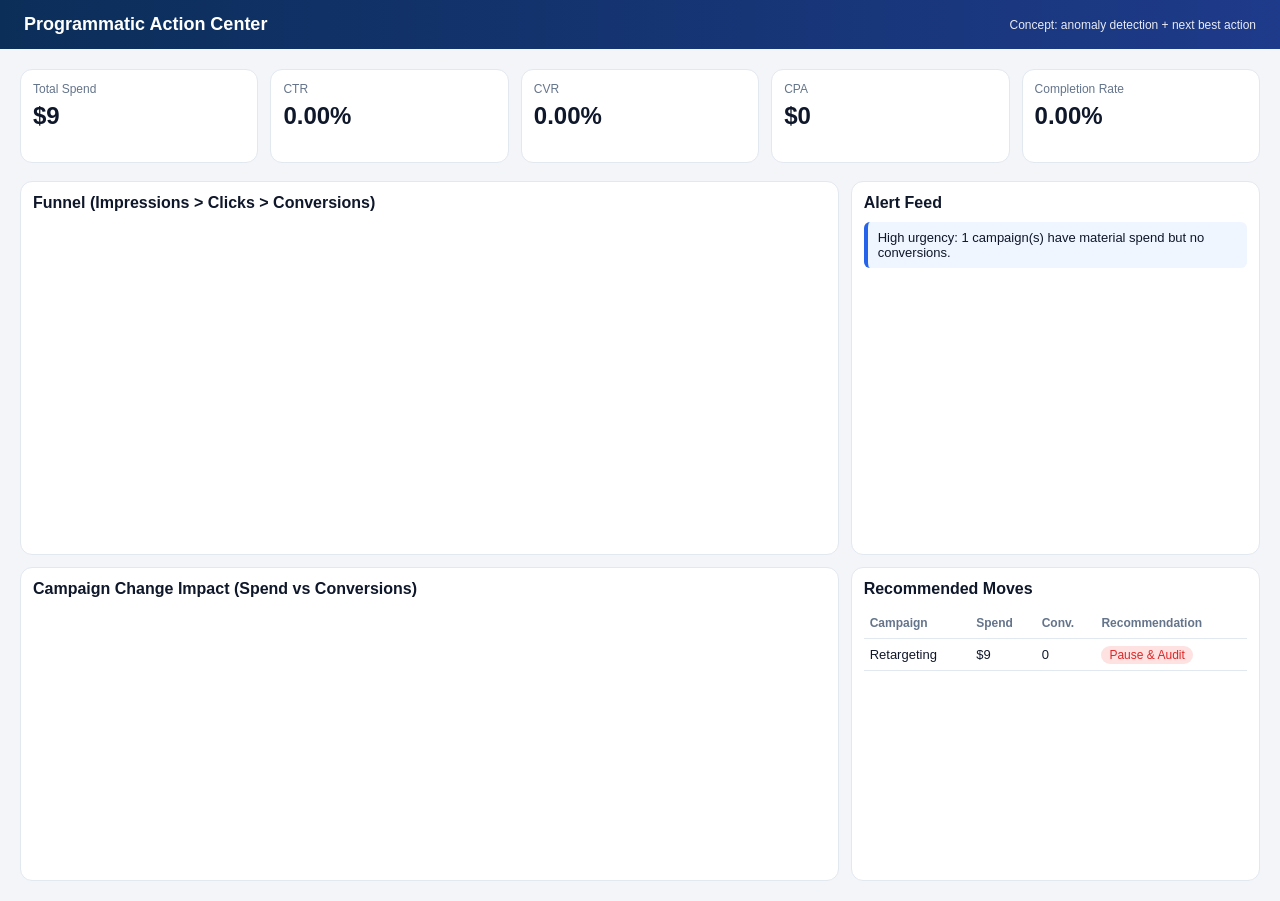
<file: prototype-4-action-center.html>
<!doctype html>
<html lang="en">
  <head>
    <meta charset="utf-8" />
    <meta name="viewport" content="width=device-width, initial-scale=1" />
    <title>Prototype 4 - Action Center</title>
    <link rel="stylesheet" href="./prototype-common.css" />
    <script src="https://cdn.amcharts.com/lib/5/index.js"></script>
    <script src="https://cdn.amcharts.com/lib/5/xy.js"></script>
    <script src="https://cdn.amcharts.com/lib/5/percent.js"></script>
    <script src="https://cdn.amcharts.com/lib/5/themes/Animated.js"></script>
    <script src="./prototype-common.js"></script>
  </head>
  <body>
    <div class="topbar">
      <h1>Programmatic Action Center</h1>
      <div class="sub">Concept: anomaly detection + next best action</div>
    </div>

    <main class="container">
      <div id="kpis" class="kpi-grid"></div>

      <section class="layout-2col">
        <div class="card">
          <h2 class="section-title">Funnel (Impressions > Clicks > Conversions)</h2>
          <div id="funnelChart" class="chart"></div>
        </div>
        <div class="card">
          <h2 class="section-title">Alert Feed</h2>
          <ul class="insight-list" id="alertFeed"></ul>
        </div>
      </section>

      <section class="layout-2col" style="margin-top: 12px">
        <div class="card">
          <h2 class="section-title">Campaign Change Impact (Spend vs Conversions)</h2>
          <div id="impactChart" class="chart-sm"></div>
        </div>
        <div class="card">
          <h2 class="section-title">Recommended Moves</h2>
          <table>
            <thead>
              <tr>
                <th>Campaign</th>
                <th>Spend</th>
                <th>Conv.</th>
                <th>Recommendation</th>
              </tr>
            </thead>
            <tbody id="movesRows"></tbody>
          </table>
        </div>
      </section>
    </main>

    <script>
      async function init() {
        const rows = await DashboardData.loadRows();
        const kpis = DashboardData.getKpis(rows);
        const campaigns = DashboardData.topGroups(rows, "campaign_name", "spend", 15).map((c) => ({
          ...c,
          ctr: c.imps ? (c.clicks / c.imps) * 100 : 0,
          cpa: c.conversions ? c.spend / c.conversions : 0,
        }));
        const dateSeries = DashboardData.getDateSeries(rows).map((d) => ({
          date: d.date.getTime(),
          spend: d.spend,
          conversions: d.conversions,
        }));

        DashboardData.renderKpiCards("kpis", [
          { label: "Total Spend", value: DashboardData.formatCurrency(kpis.spend) },
          { label: "CTR", value: DashboardData.formatPercent(kpis.ctr) },
          { label: "CVR", value: DashboardData.formatPercent(kpis.cvr) },
          { label: "CPA", value: DashboardData.formatCurrency(kpis.cpa) },
          {
            label: "Completion Rate",
            value: DashboardData.formatPercent(kpis.completionRate),
          },
        ]);

        const alerts = [];
        const highSpendNoConv = campaigns.filter((c) => c.spend > kpis.spend / 15 && c.conversions < 1);
        const lowCtr = campaigns.filter((c) => c.ctr < kpis.ctr * 0.7);
        const efficient = campaigns.filter((c) => c.cpa > 0 && c.cpa < kpis.cpa * 0.8);

        if (highSpendNoConv.length) {
          alerts.push(`High urgency: ${highSpendNoConv.length} campaign(s) have material spend but no conversions.`);
        }
        if (lowCtr.length) {
          alerts.push(`Creative risk: ${lowCtr.length} campaign(s) are below 70% of blended CTR benchmark.`);
        }
        if (efficient.length) {
          alerts.push(`Scale opportunity: ${efficient.length} campaign(s) are converting at least 20% below blended CPA.`);
        }
        if (!alerts.length) {
          alerts.push("No critical anomalies detected. Keep monitoring daily pacing and budget shifts.");
        }
        document.getElementById("alertFeed").innerHTML = alerts
          .map((a) => `<li>${a}</li>`)
          .join("");

        const moveRows = campaigns
          .slice(0, 10)
          .map((c) => {
            const recommendation =
              c.conversions < 1 && c.spend > kpis.spend / 15
                ? `<span class="pill bad">Pause & Audit</span>`
                : c.cpa > 0 && c.cpa < kpis.cpa
                ? `<span class="pill good">Scale 10%</span>`
                : `<span class="pill warn">Refresh Creative</span>`;
            return `
              <tr>
                <td>${c.label}</td>
                <td>${DashboardData.formatCurrency(c.spend)}</td>
                <td>${DashboardData.formatNumber(c.conversions)}</td>
                <td>${recommendation}</td>
              </tr>
            `;
          })
          .join("");
        document.getElementById("movesRows").innerHTML = moveRows;

        const root1 = am5.Root.new("funnelChart");
        root1.setThemes([am5themes_Animated.new(root1)]);
        const chart1 = root1.container.children.push(am5percent.SlicedChart.new(root1, {}));
        const series1 = chart1.series.push(
          am5percent.FunnelSeries.new(root1, {
            orientation: "vertical",
            valueField: "value",
            categoryField: "stage",
          })
        );
        series1.data.setAll([
          { stage: "Impressions", value: kpis.imps },
          { stage: "Clicks", value: kpis.clicks },
          { stage: "Conversions", value: kpis.conversions },
        ]);

        const root2 = am5.Root.new("impactChart");
        root2.setThemes([am5themes_Animated.new(root2)]);
        const chart2 = root2.container.children.push(am5xy.XYChart.new(root2, {}));
        const xAxis = chart2.xAxes.push(
          am5xy.DateAxis.new(root2, {
            baseInterval: { timeUnit: "day", count: 1 },
            renderer: am5xy.AxisRendererX.new(root2, {}),
          })
        );
        const yAxis = chart2.yAxes.push(am5xy.ValueAxis.new(root2, { renderer: am5xy.AxisRendererY.new(root2, {}) }));
        const spendSeries = chart2.series.push(
          am5xy.ColumnSeries.new(root2, {
            xAxis,
            yAxis,
            valueXField: "date",
            valueYField: "spend",
            name: "Spend",
          })
        );
        const convSeries = chart2.series.push(
          am5xy.LineSeries.new(root2, {
            xAxis,
            yAxis,
            valueXField: "date",
            valueYField: "conversions",
            name: "Conversions",
            stroke: am5.color(0x2563eb),
            fill: am5.color(0x2563eb),
          })
        );
        spendSeries.data.setAll(dateSeries);
        convSeries.data.setAll(dateSeries);
        chart2.children.push(am5.Legend.new(root2, {})).data.setAll([spendSeries, convSeries]);
      }

      init().catch(console.error);
    </script>
  </body>
</html>
</file>
<file: prototype-common.css>
:root {
  --bg: #f3f5f9;
  --card: #ffffff;
  --line: #e2e8f0;
  --text: #0f172a;
  --muted: #64748b;
  --brand: #2563eb;
  --good: #059669;
  --warn: #d97706;
  --bad: #dc2626;
}

* {
  box-sizing: border-box;
}

body {
  margin: 0;
  font-family: "Inter", "Segoe UI", Arial, sans-serif;
  background: var(--bg);
  color: var(--text);
}

.topbar {
  background: linear-gradient(90deg, #0b2e59, #1e3a8a);
  color: #fff;
  padding: 14px 24px;
  display: flex;
  justify-content: space-between;
  align-items: center;
}

.topbar h1 {
  margin: 0;
  font-size: 18px;
  font-weight: 600;
}

.topbar .sub {
  font-size: 12px;
  opacity: 0.9;
}

.container {
  max-width: 1400px;
  margin: 0 auto;
  padding: 20px;
}

.section-title {
  margin: 0 0 10px;
  font-size: 16px;
  font-weight: 600;
}

.kpi-grid {
  display: grid;
  grid-template-columns: repeat(5, minmax(170px, 1fr));
  gap: 12px;
  margin-bottom: 18px;
}

.kpi-card {
  background: var(--card);
  border: 1px solid var(--line);
  border-radius: 12px;
  padding: 12px;
}

.kpi-label {
  font-size: 12px;
  color: var(--muted);
  margin-bottom: 8px;
}

.kpi-value {
  font-size: 24px;
  line-height: 1;
  font-weight: 700;
}

.kpi-meta {
  margin-top: 8px;
  font-size: 12px;
  color: var(--muted);
}

.layout-2col {
  display: grid;
  grid-template-columns: 2fr 1fr;
  gap: 12px;
}

.layout-3col {
  display: grid;
  grid-template-columns: repeat(3, minmax(0, 1fr));
  gap: 12px;
}

.card {
  background: var(--card);
  border: 1px solid var(--line);
  border-radius: 12px;
  padding: 12px;
}

.chart {
  width: 100%;
  height: 320px;
}

.chart-sm {
  width: 100%;
  height: 260px;
}

table {
  width: 100%;
  border-collapse: collapse;
  font-size: 13px;
}

th,
td {
  border-bottom: 1px solid var(--line);
  padding: 8px 6px;
  text-align: left;
}

th {
  color: var(--muted);
  font-weight: 600;
  font-size: 12px;
}

.pill {
  border-radius: 999px;
  padding: 2px 8px;
  font-size: 12px;
}

.pill.good {
  background: #dcfce7;
  color: var(--good);
}

.pill.warn {
  background: #fef3c7;
  color: var(--warn);
}

.pill.bad {
  background: #fee2e2;
  color: var(--bad);
}

.insight-list {
  list-style: none;
  margin: 0;
  padding: 0;
}

.insight-list li {
  border-left: 4px solid var(--brand);
  background: #eff6ff;
  border-radius: 6px;
  padding: 8px 10px;
  margin-bottom: 8px;
  font-size: 13px;
}

@media (max-width: 1100px) {
  .kpi-grid {
    grid-template-columns: repeat(2, minmax(170px, 1fr));
  }
  .layout-2col,
  .layout-3col {
    grid-template-columns: 1fr;
  }
}
</file>
